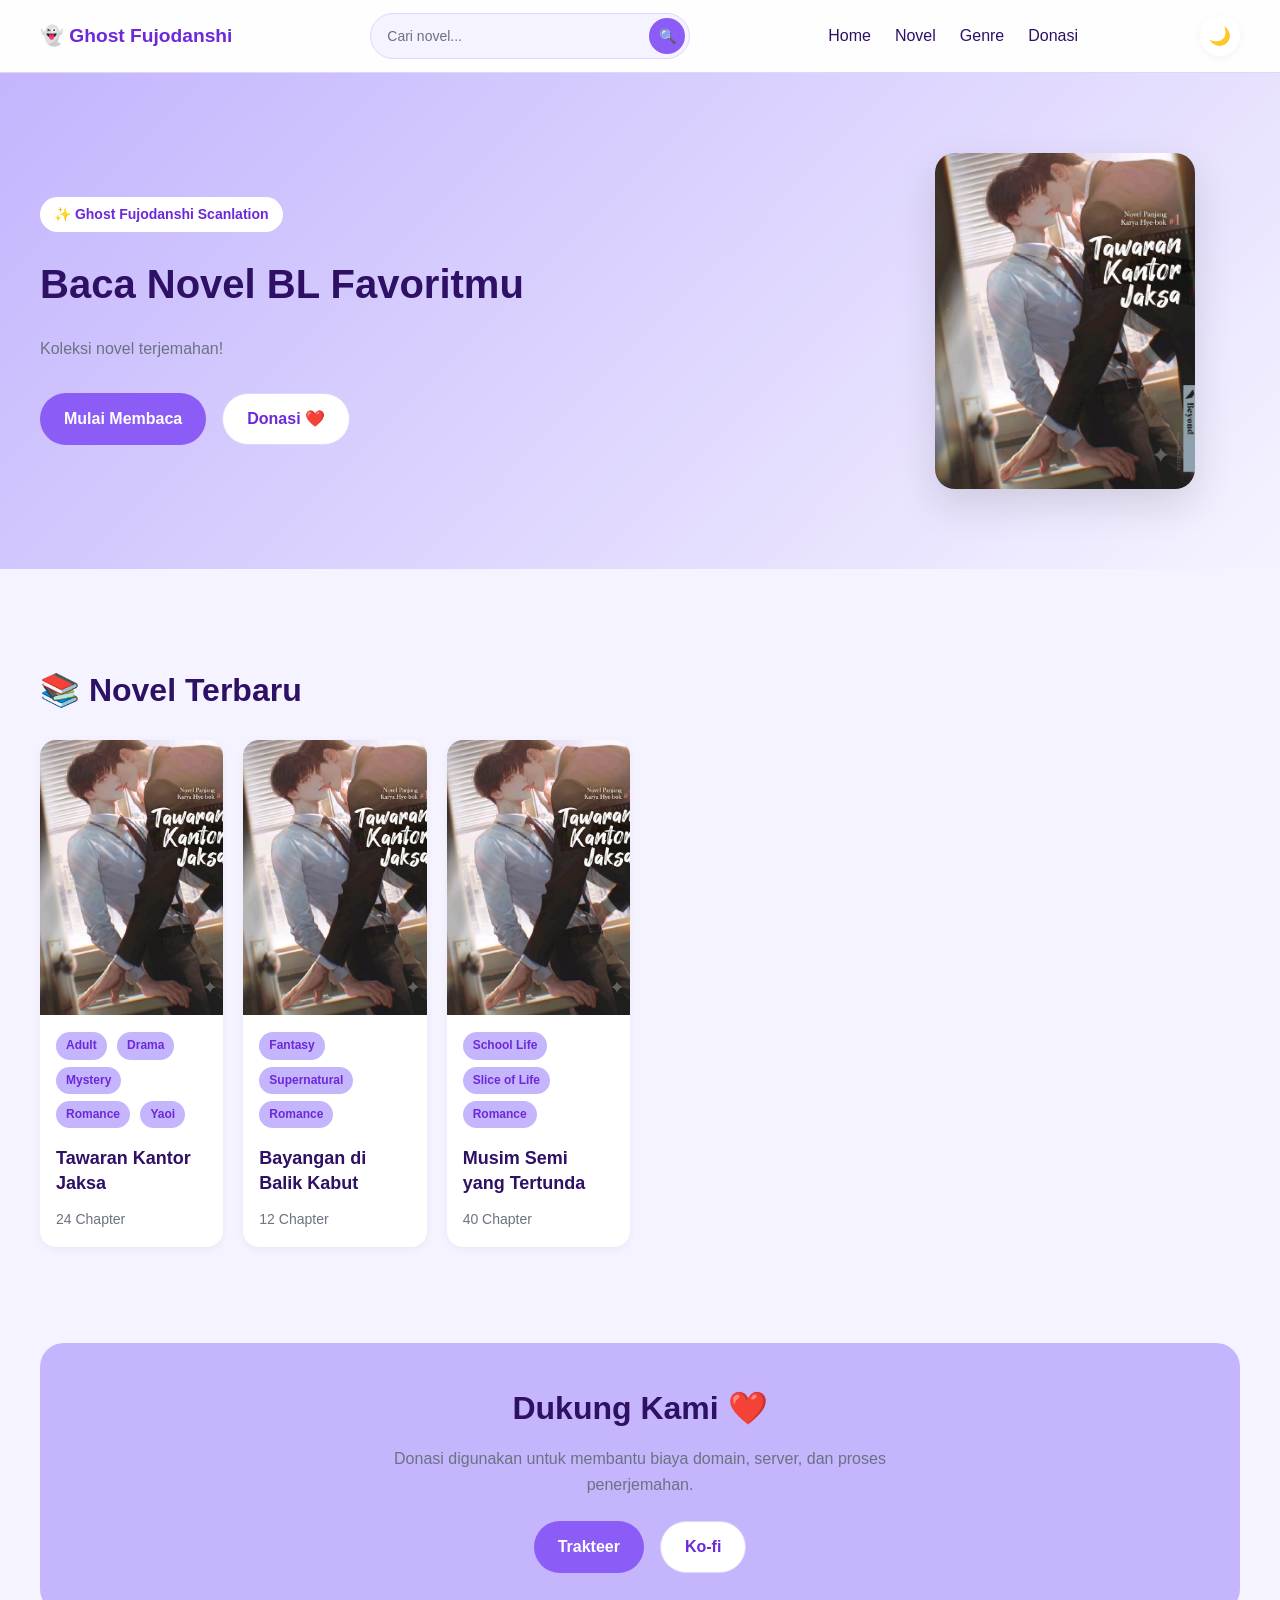
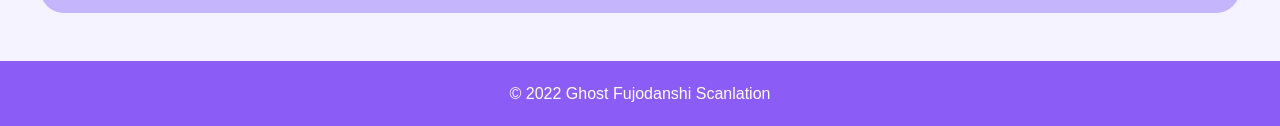
<file: index.html>
<!DOCTYPE html>
<html lang="id">

<head>

<meta charset="UTF-8">
<meta name="viewport" content="width=device-width, initial-scale=1.0">

<script src="assets/js/theme-init.js"></script>

<title>Ghost Fujodanshi Scanlation - Baca Novel BL Terjemahan Indonesia</title>
<meta name="description" content="Baca novel BL (Boys Love) terjemahan bahasa Indonesia gratis di Ghost Fujodanshi Scanlation. Update terbaru, genre lengkap, nyaman dibaca.">
<link rel="canonical" href="https://ghostfujodanshi.github.io/archive/">

<!-- Favicon -->
<link rel="icon" type="image/x-icon" href="favicon.ico">
<link rel="icon" type="image/png" sizes="32x32" href="assets/icons/favicon-32x32.png">
<link rel="icon" type="image/png" sizes="16x16" href="assets/icons/favicon-16x16.png">
<link rel="apple-touch-icon" href="assets/icons/apple-touch-icon.png">

<!-- Open Graph (preview saat link dishare) -->
<meta property="og:type" content="website">
<meta property="og:site_name" content="Ghost Fujodanshi Scanlation">
<meta property="og:title" content="Ghost Fujodanshi Scanlation - Baca Novel BL Terjemahan Indonesia">
<meta property="og:description" content="Baca novel BL (Boys Love) terjemahan bahasa Indonesia gratis. Update terbaru, genre lengkap, nyaman dibaca.">
<meta property="og:image" content="https://ghostfujodanshi.github.io/archive/assets/images/og-image.jpg">
<meta property="og:url" content="https://ghostfujodanshi.github.io/archive/">

<!-- Twitter Card -->
<meta name="twitter:card" content="summary_large_image">
<meta name="twitter:title" content="Ghost Fujodanshi Scanlation - Baca Novel BL Terjemahan Indonesia">
<meta name="twitter:description" content="Baca novel BL (Boys Love) terjemahan bahasa Indonesia gratis. Update terbaru, genre lengkap, nyaman dibaca.">
<meta name="twitter:image" content="https://ghostfujodanshi.github.io/archive/assets/images/og-image.jpg">

<link rel="stylesheet" href="assets/css/style.css">

</head>


<body>


<div id="header"></div>


<main>

    <div id="hero"></div>

    <div id="latest"></div>

    <div id="donation"></div>

</main>


<div id="footer"></div>



<script type="module" src="assets/js/pages/home.js"></script>


</body>

</html>
</file>
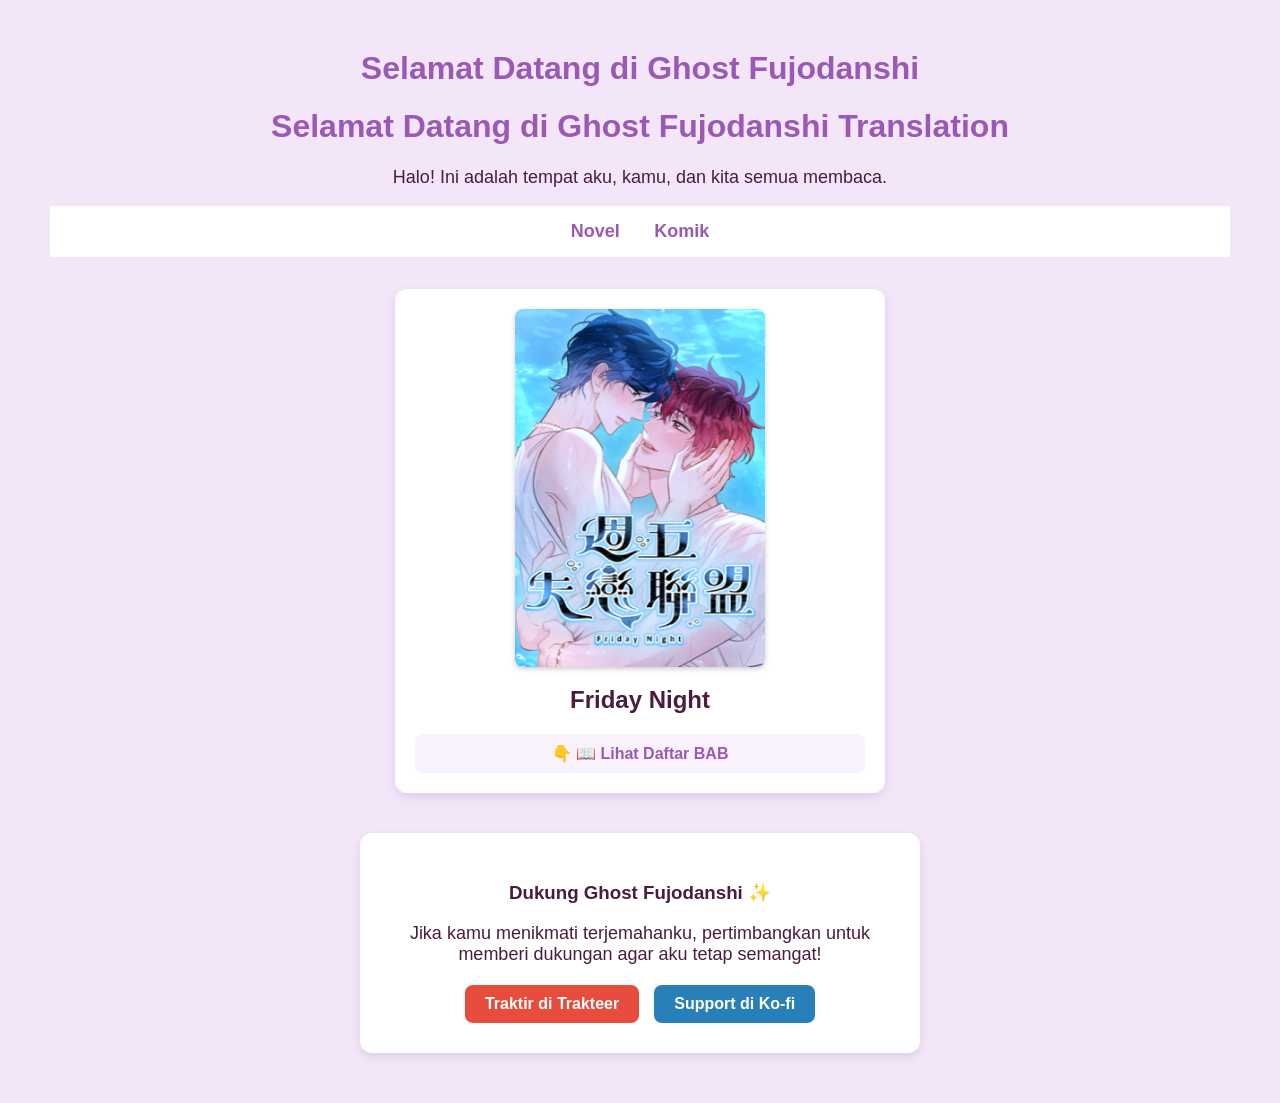
<file: komik.html>
<!DOCTYPE html>
<html>
<head>
    <title>Ghost Fujodanshi Web</title>
    <style>
        /* Gaya untuk Menu Navigasi */
.navbar {
    background-color: #ffffff;
    padding: 15px;
    text-align: center;
    border-bottom: 2px solid #f3e6f9;
    margin-bottom: 20px;
}

.navbar a {
    margin: 0 15px;
    text-decoration: none;
    color: #9b59b6;
    font-weight: bold;
    font-size: 18px;
}

.navbar a:hover {
    color: #4a1c40;
    text-decoration: underline;
}

        /* INI ADALAH BAGIAN CSS KITA */
        body {
            background-color: #f3e6f9;
            color: #4a1c40;
            font-family: 'Segoe UI', Tahoma, Geneva, Verdana, sans-serif;
            margin: 50px;
            text-align: center;
        }

        h1 {
            color: #9b59b6;
        }

        p {
            font-size: 18px;
        }

        .kotak-novel {
            background-color: white;
            border-radius: 12px;
            padding: 20px;
            margin: 30px auto;
            max-width: 450px;
            box-shadow: 0 4px 10px rgba(155, 89, 182, 0.2);
        }

        /* INI KODE BARU UNTUK MENGATUR GAMBAR KOVER */
        .kover-novel {
            width: 100%; /* Membuat gambar menyesuaikan lebar kotak */
            max-width: 250px; /* Lebar maksimal gambar agar tidak terlalu raksasa */
            border-radius: 8px; /* Sudut gambar sedikit membulat */
            margin-bottom: 15px; /* Memberi jarak antara gambar dan judul */
            box-shadow: 0 2px 5px rgba(0,0,0,0.2);
        }

        .kotak-novel h2 {
            color: #4a1c40;
            margin-top: 0;
        }

        .tombol-baca {
            display: inline-block;
            background-color: #9b59b6;
            color: white;
            padding: 10px 25px;
            text-decoration: none;
            border-radius: 8px;
            font-weight: bold;
            margin-top: 15px;
        }

        .tombol-baca:hover {
            background-color: #8e44ad;
        }

        /* Gaya khusus untuk teks sinopsis */
.sinopsis {
    color: #666;             /* Warna abu-abu agar tidak terlalu mencolok */
    font-style: italic;      /* Tulisan miring agar terlihat seperti kutipan */
    font-size: 14px;         /* Ukuran font sedikit lebih kecil dari judul */
    margin: 10px 0;          /* Jarak atas dan bawah */
    line-height: 1.4;        /* Jarak antar baris */
}

/* Gaya untuk tombol buka/tutup */
.tombol-lipat {
    color: #9b59b6;          /* Warna ungu khas web kamu */
    font-weight: bold;       /* Tulisan ditebalkan */
    cursor: pointer;         /* Mengubah kursor panah menjadi gambar tangan saat disentuh */
    margin-top: 10px;
    padding: 10px;
    background-color: #f9f2fc; /* Memberi latar ungu sangat pudar seperti tombol */
    border-radius: 8px;      /* Ujungnya membulat */
    list-style-type: '👇 ';    /* Mengubah ikon panah bawaan menjadi emoji (opsional) */
}

/* Mengubah warna saat tombol disentuh mouse (hover) */
.tombol-lipat:hover {
    background-color: #e6cff2;
    color: #4a1c40;
}

/* Mengubah ikon saat tombol dalam keadaan TERBUKA */
details[open] summary {
    list-style-type: '👆 '; 
    margin-bottom: 15px;     /* Memberi jarak dengan teks di bawahnya saat terbuka */
}

/* Gaya untuk kotak dukungan */
.dukungan {
    background-color: white;
    padding: 30px;
    margin: 40px auto;
    max-width: 500px;
    border-radius: 12px;
    box-shadow: 0 4px 10px rgba(0,0,0,0.1);
    text-align: center;
}

.tombol-donasi {
    display: flex;
    justify-content: center;
    gap: 15px; /* Jarak antar tombol */
    margin-top: 20px;
}

/* Tombol Trakteer (Warna Merah Khas) */
.btn-trakteer {
    background-color: #e74c3c;
    color: white;
    padding: 10px 20px;
    text-decoration: none;
    border-radius: 8px;
    font-weight: bold;
}

/* Tombol Ko-fi (Warna Biru Khas) */
.btn-kofi {
    background-color: #2980b9;
    color: white;
    padding: 10px 20px;
    text-decoration: none;
    border-radius: 8px;
    font-weight: bold;
}

/* Efek saat mouse diarahkan ke tombol */
.btn-trakteer:hover, .btn-kofi:hover {
    opacity: 0.8;
    transform: scale(1.05);
}
    </style>
</head>
<body>
    
    <h1>Selamat Datang di Ghost Fujodanshi</h1>
    <!-- ... sisanya tetap sama ... -->
    <!-- INI ADALAH BAGIAN ISI WEBSITE -->
    <h1>Selamat Datang di Ghost Fujodanshi Translation</h1>
    <p>Halo! Ini adalah tempat aku, kamu, dan kita semua membaca.</p>

<body>
    <!-- Tambahkan Navigasi ini -->
    <nav class="navbar">
        <a href="index.html">Novel</a>
        <a href="komik.html">Komik</a>
    </nav>

    <div class="kotak-novel">
        <!-- INI KODE BARU UNTUK MENAMPILKAN GAMBAR -->
        <!-- Sementara aku pakai gambar contoh (placeholder) dari internet -->
        <img src="cover komik friday night.png" alt="Kover Novel" class="kover-novel">

        <h2>Friday Night</h2>

    <!-- BAGIAN 2: DAFTAR BAB -->
    <details>
        <summary class="tombol-lipat">📖 Lihat Daftar BAB</summary>
        <ul style="text-align: left; line-height: 1.8; margin-top: 10px;">
            <li><a href="fridaynight-ch1.html">BAB 1</a></li>
        </ul>
    </details>

    </div>

    <!-- Bagian Dukungan -->
<div class="dukungan">
    <h3>Dukung Ghost Fujodanshi ✨</h3>
    <p>Jika kamu menikmati terjemahanku, pertimbangkan untuk memberi dukungan agar aku tetap semangat!</p>
    
    <div class="tombol-donasi">
        <!-- Ganti tanda # dengan link asli Trakteer/Ko-fi kamu -->
        <a href="https://trakteer.id/ghostfujodanshi" target="_blank" class="btn-trakteer">Traktir di Trakteer</a>
        <a href="https://ko-fi.com/ghostfujodanshi" target="_blank" class="btn-kofi">Support di Ko-fi</a>
    </div>
</div>

</body>
</html>
</file>
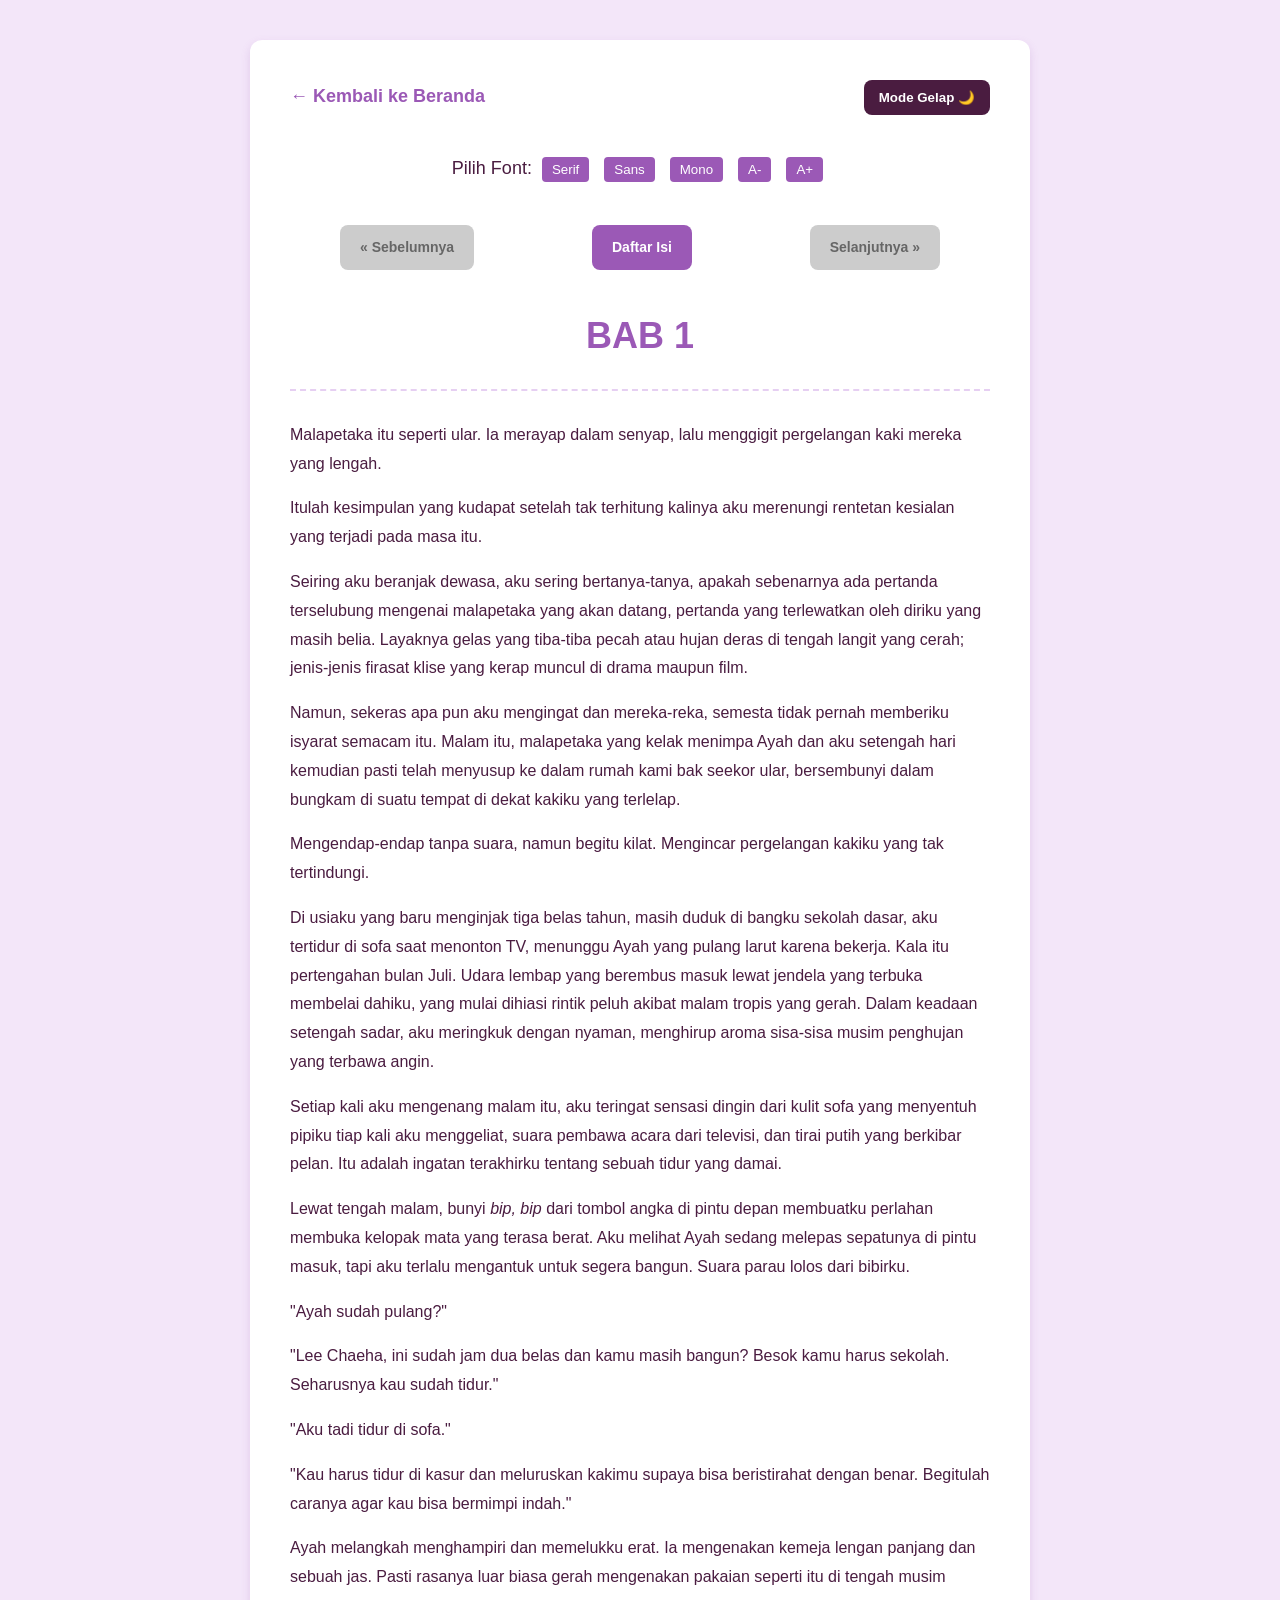
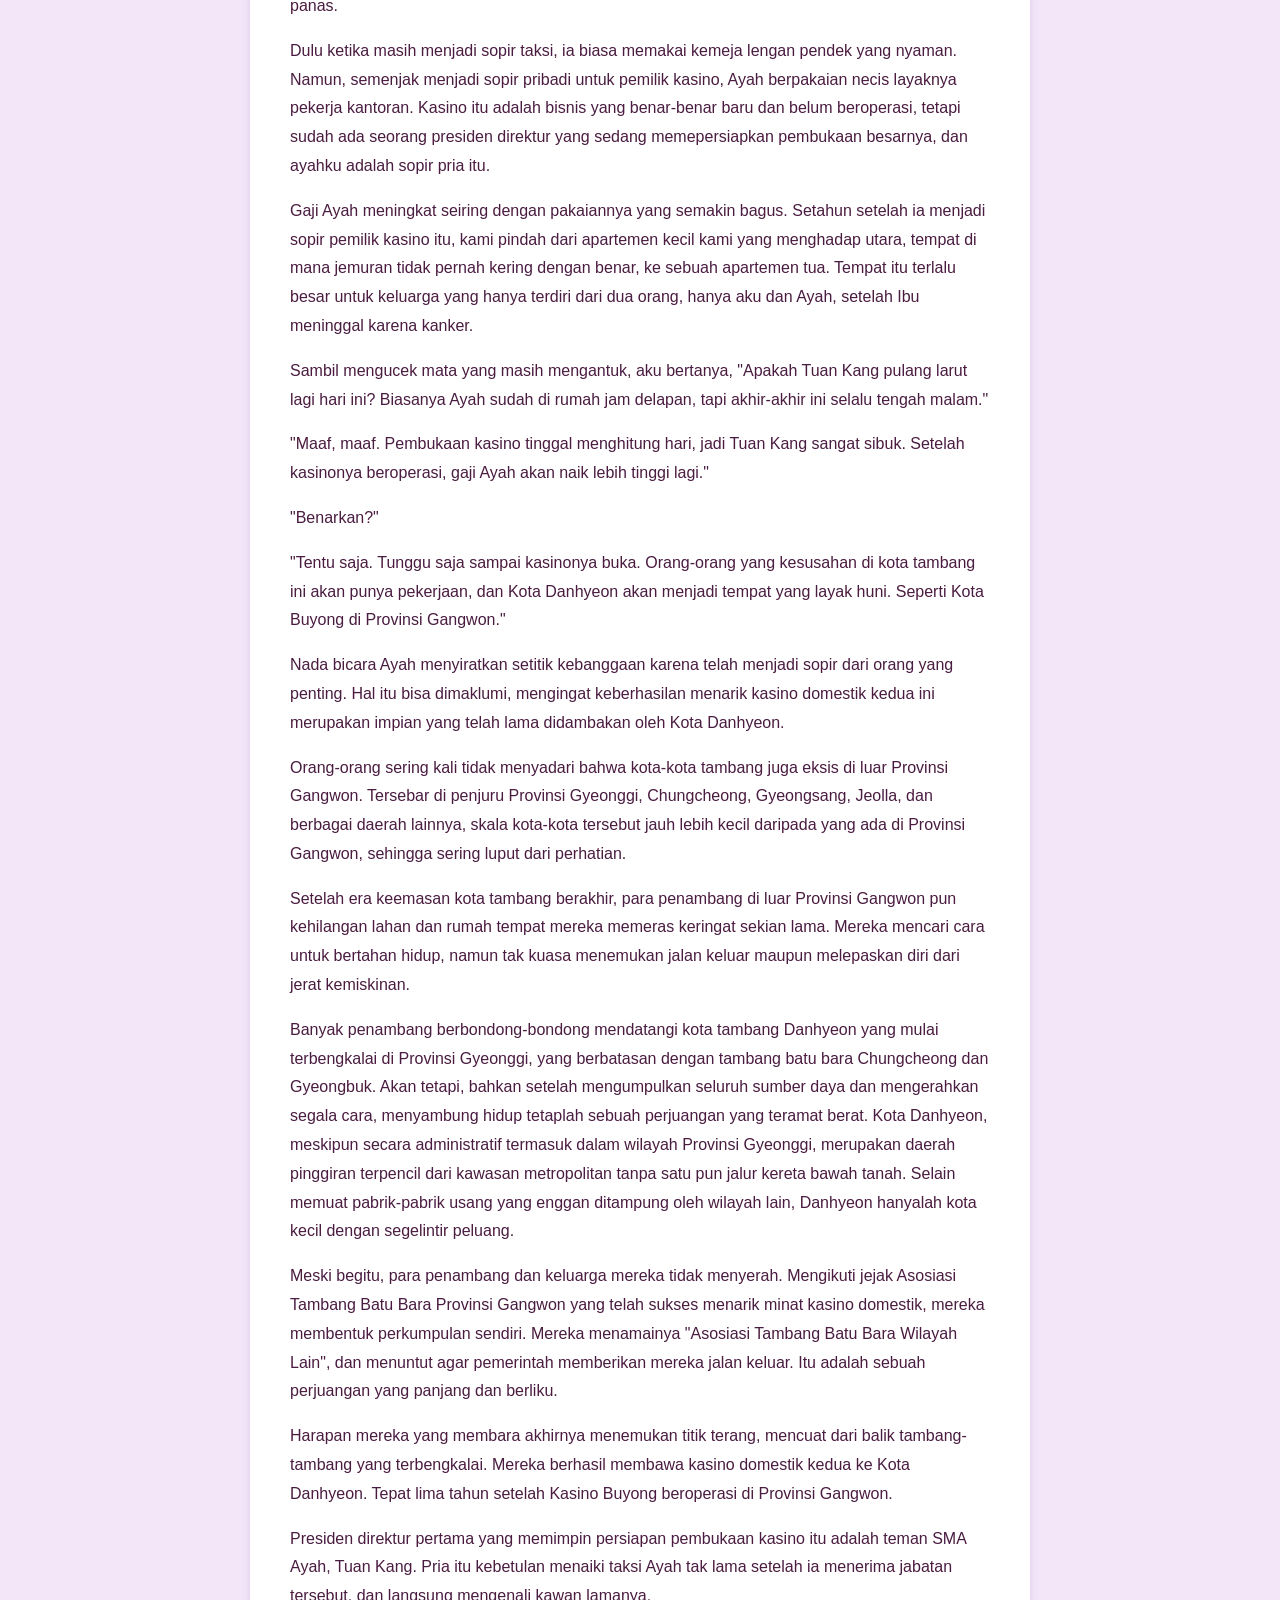
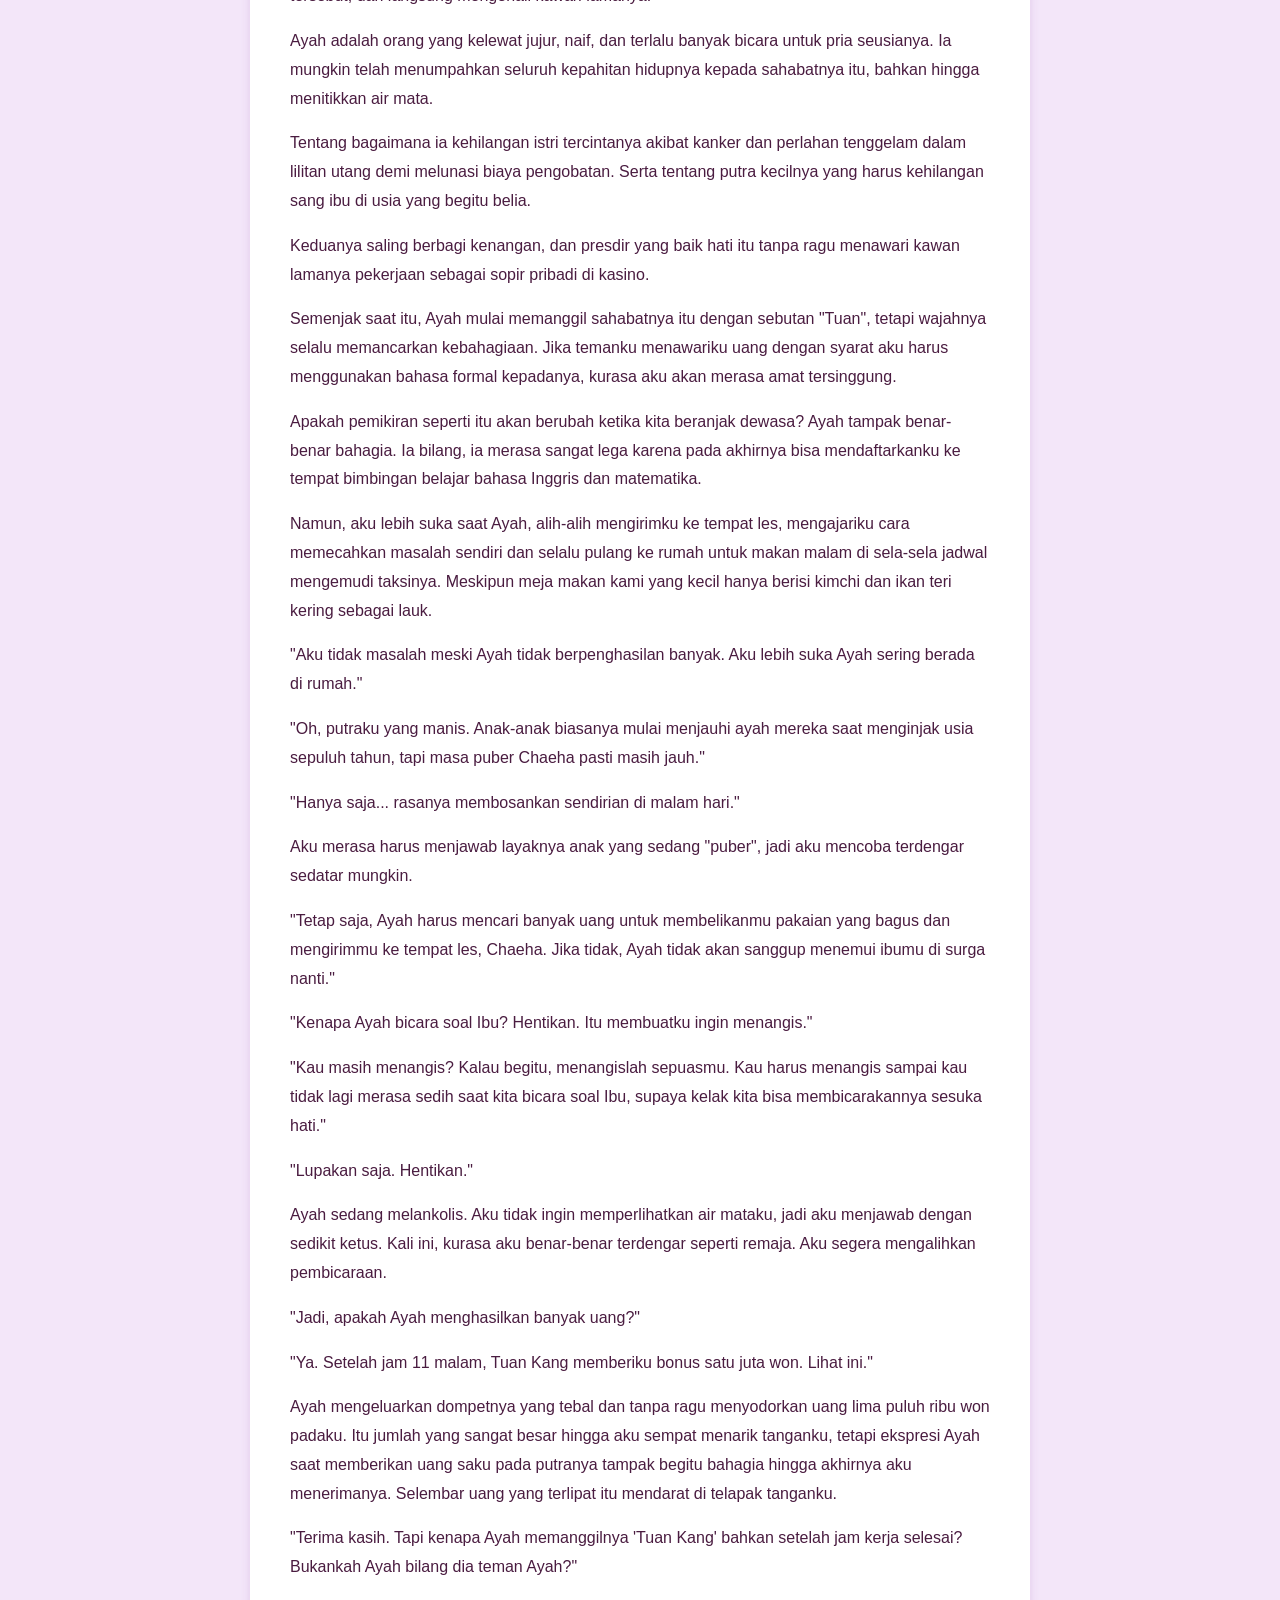
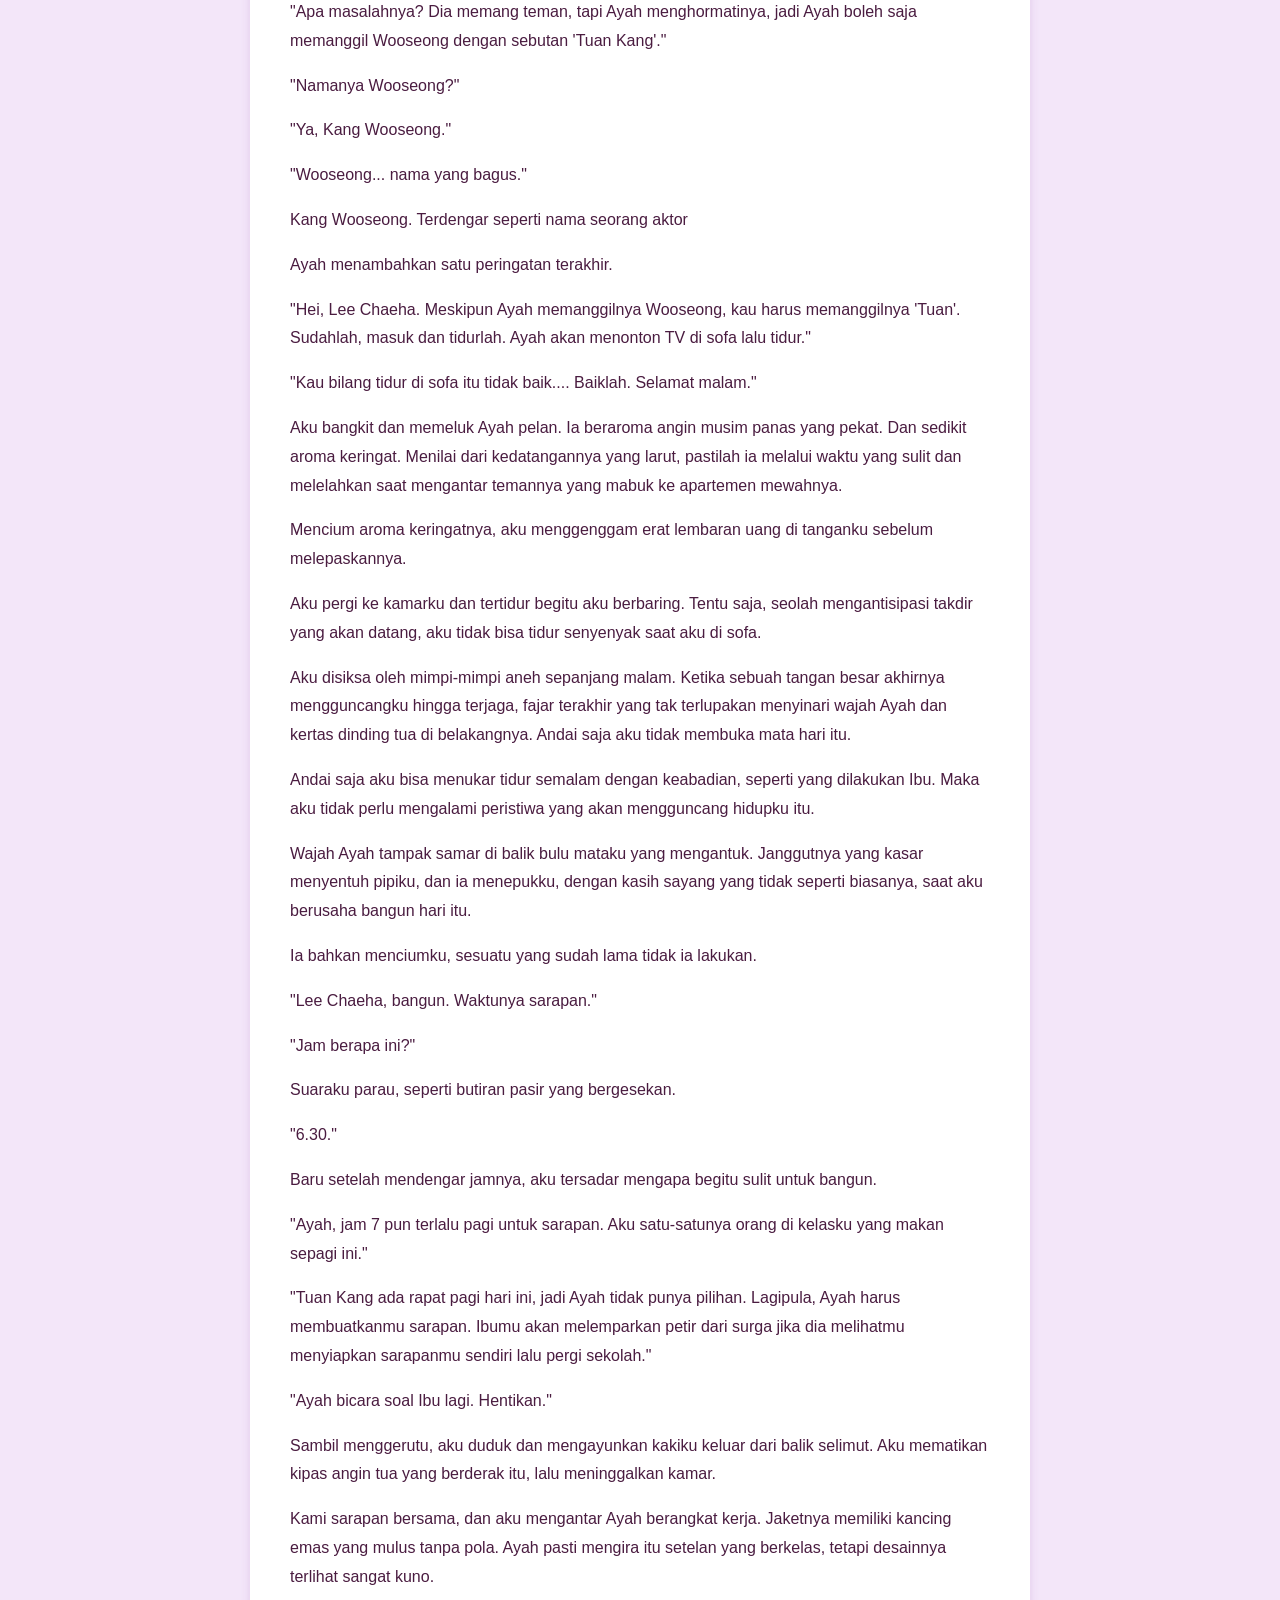
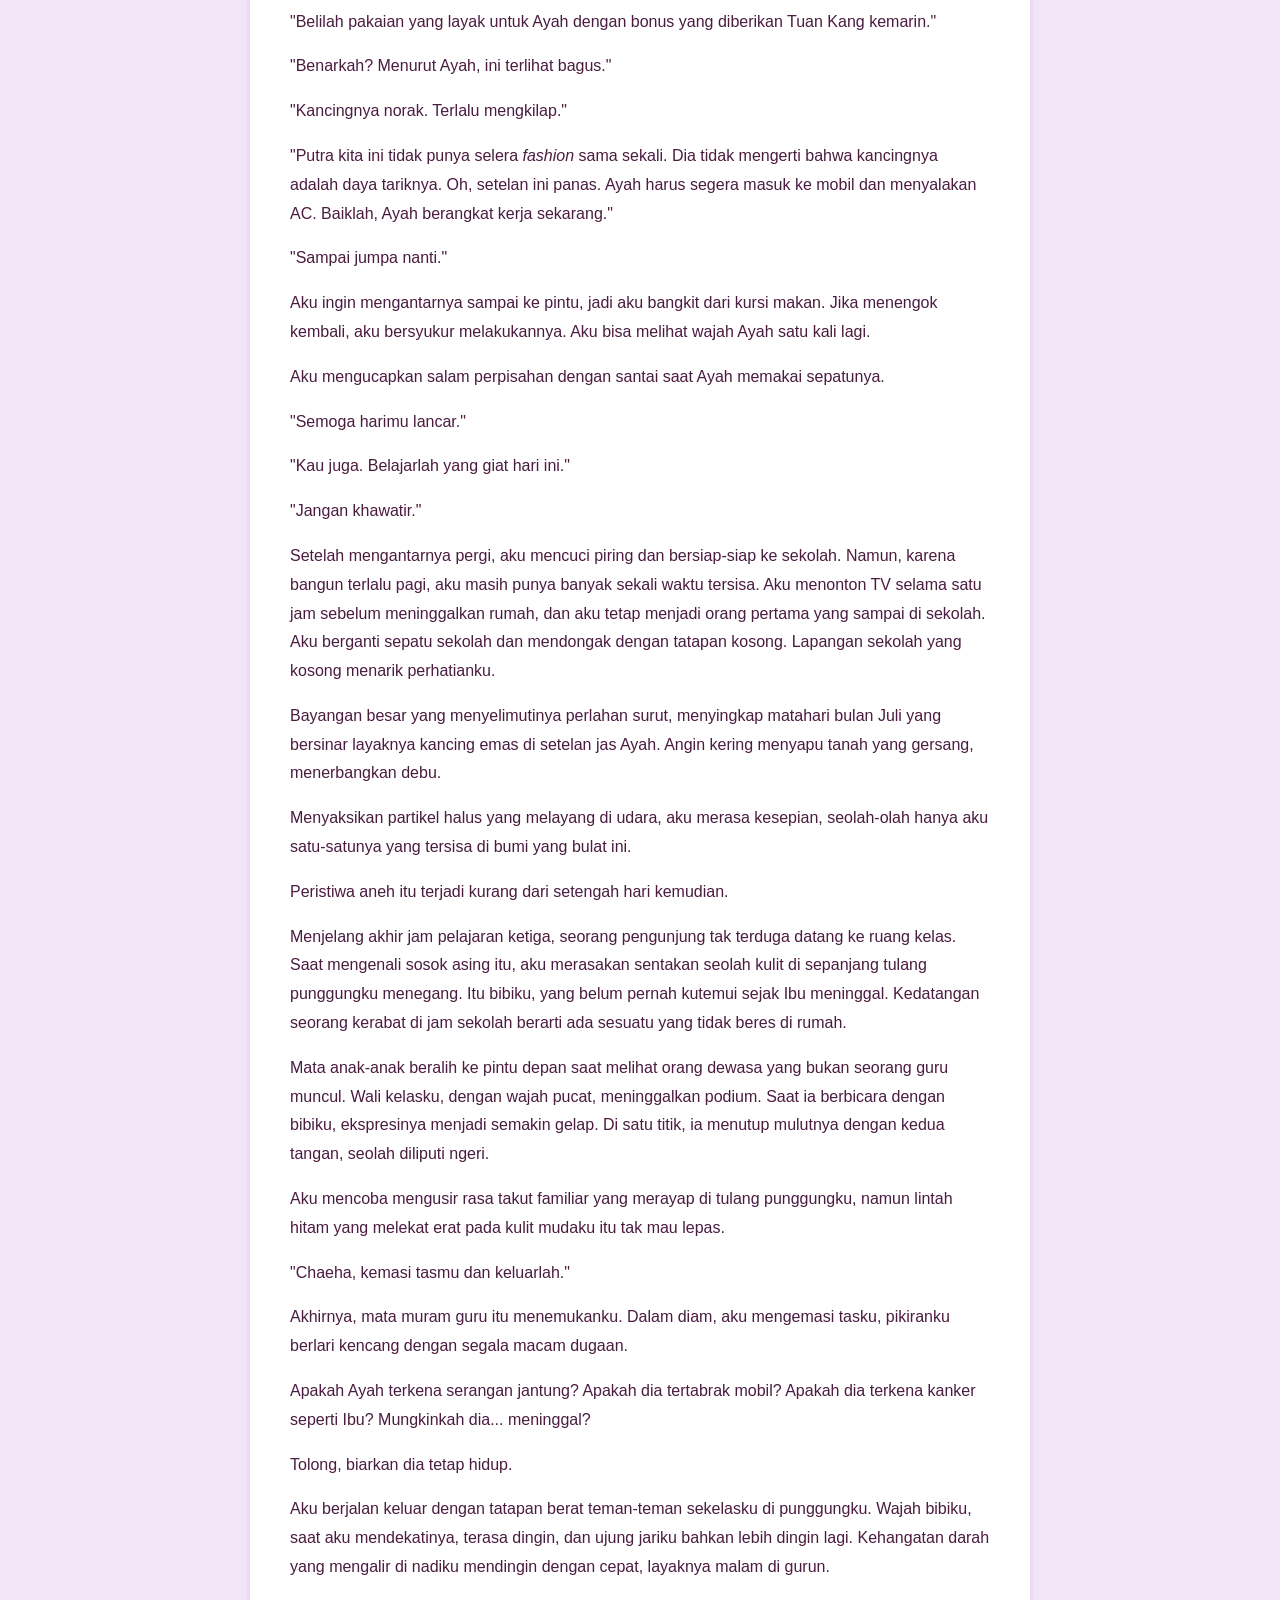
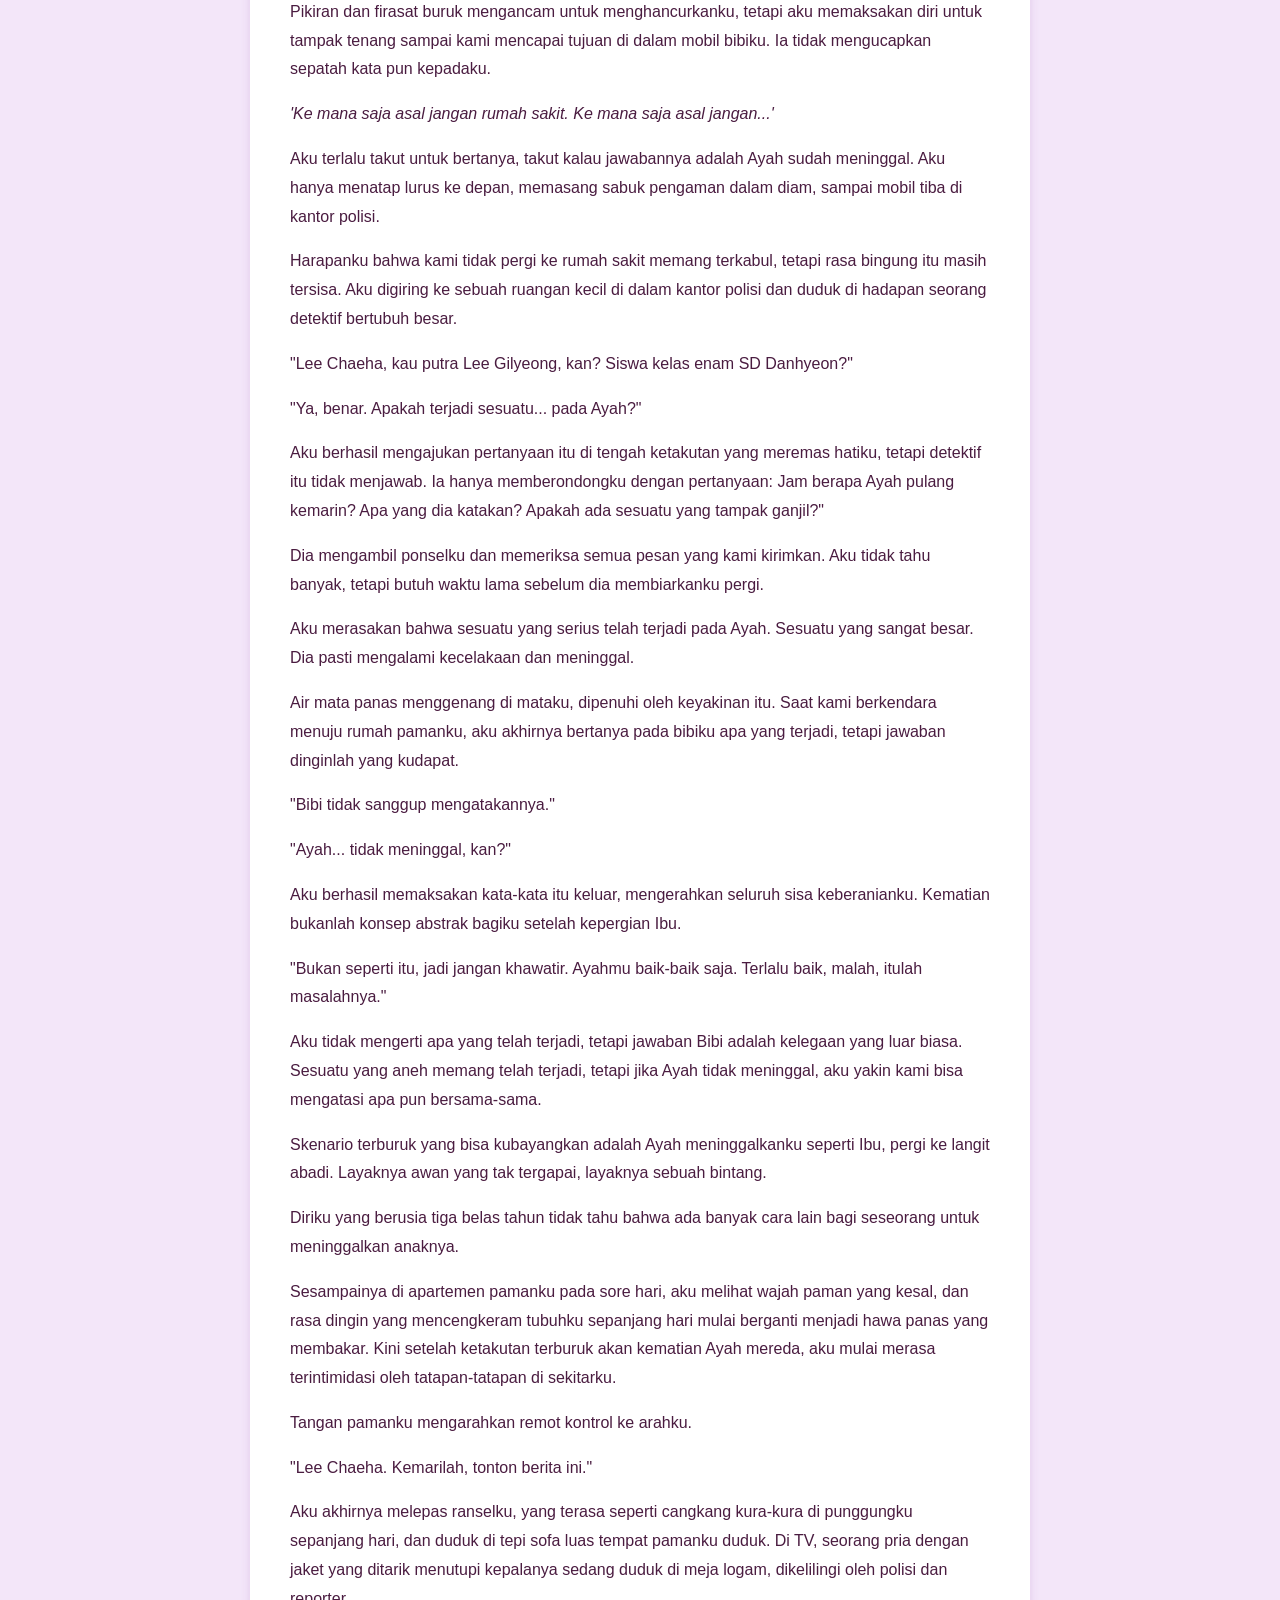
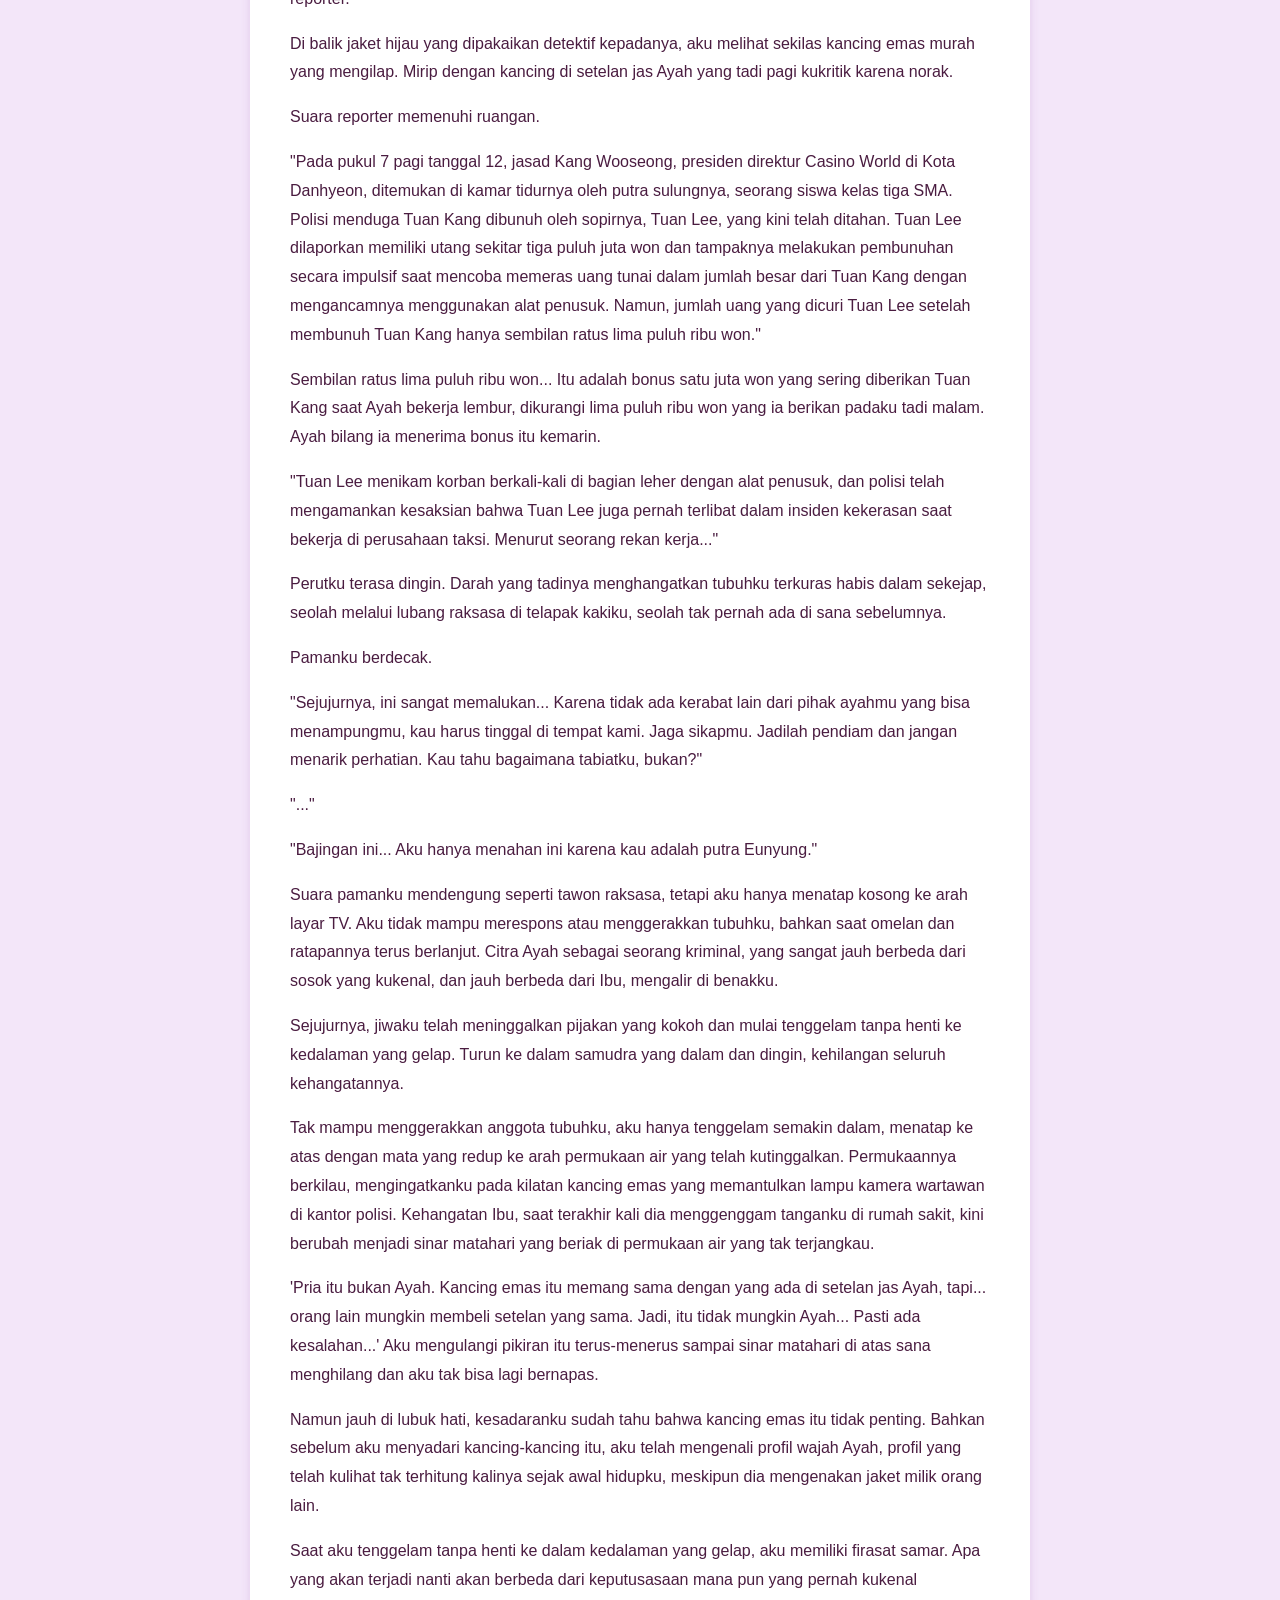
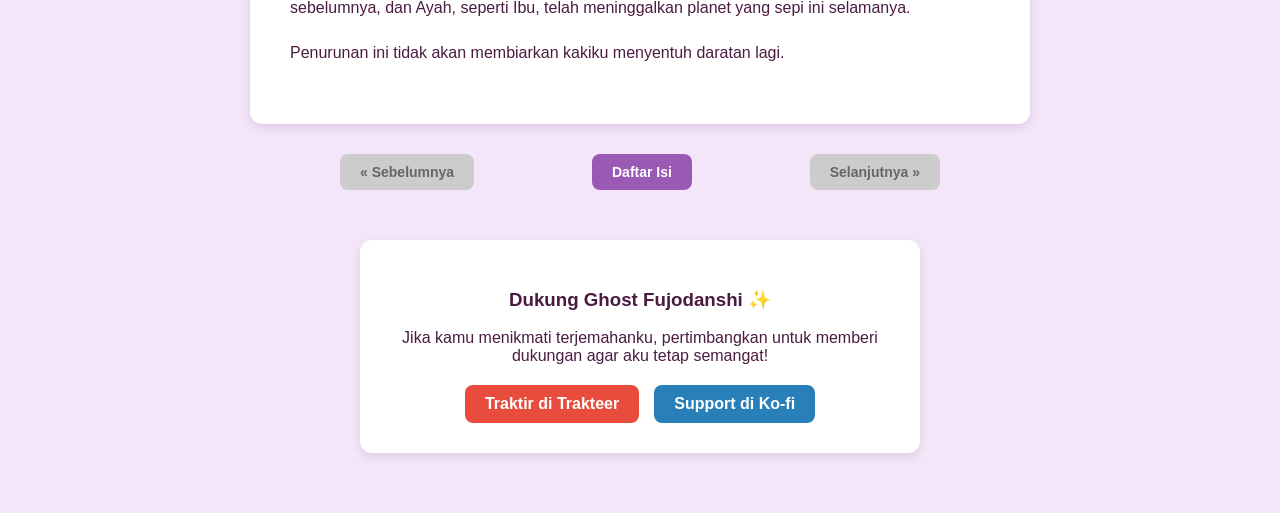
<file: tpopbab1.html>
<!DOCTYPE html>
<html>
<head>
    <title>BAB 1 - Ghost Fujodanshi</title>
    <style>
        /* 1. CSS DASAR (Tampilan Terang / Default) */
        body {
            background-color: #f3e6f9;
            color: #4a1c40;
            font-family: 'Segoe UI', Tahoma, Geneva, Verdana, sans-serif;
            margin: 0;
            padding: 20px;
            transition: background-color 0.4s, color 0.4s; /* Memberikan efek perubahan warna yang halus/mengalun */
        }

        .wadah-baca {
            background-color: white;
            max-width: 700px;
            margin: 20px auto;
            padding: 40px;
            border-radius: 12px;
            box-shadow: 0 4px 10px rgba(155, 89, 182, 0.2);
            line-height: 1.8;
            font-size: 18px;
            transition: background-color 0.4s;
        }

        h1 {
            text-align: center;
            color: #9b59b6;
            border-bottom: 2px dashed #e6cff2;
            padding-bottom: 20px;
            margin-bottom: 30px;
        }

        .tombol-kembali {
            display: inline-block;
            color: #9b59b6;
            text-decoration: none;
            font-weight: bold;
            margin-bottom: 20px;
        }
        
        .tombol-kembali:hover {
            color: #8e44ad;
            text-decoration: underline;
        }

        /* 2. DESAIN TOMBOL SAKELAR */
        .tombol-mode {
            background-color: #4a1c40;
            color: white;
            border: none;
            padding: 10px 15px;
            border-radius: 8px;
            cursor: pointer;
            font-weight: bold;
            float: right; /* Menggeser posisi tombol ke kanan atas */
            transition: 0.3s;
        }

        .tombol-mode:hover {
            background-color: #2c1026;
            transform: scale(1.05); /* Efek membesar sedikit saat disentuh mouse */
        }

        /* 3. TAMPILAN SAAT MODE GELAP AKTIF */
        .mode-gelap {
            background-color: #121212; /* Warna latar sangat gelap */
            color: #e0e0e0;
        }

        .mode-gelap .wadah-baca {
            background-color: #242424; /* Kotak baca menjadi abu-abu gelap */
            box-shadow: 0 4px 10px rgba(0, 0, 0, 0.5);
            color: #e0e0e0; /* Warna teks tulisan menjadi putih pucat */
        }

        .mode-gelap h1 {
            color: #d7a1eb; /* Warna ungu dibuat lebih menyala agar terbaca */
            border-bottom: 2px dashed #5a3a69;
        }

        .mode-gelap .tombol-kembali {
            color: #d7a1eb;
        }

        /* Gaya untuk kotak dukungan */
.dukungan {
    background-color: white;
    padding: 30px;
    margin: 40px auto;
    max-width: 500px;
    border-radius: 12px;
    box-shadow: 0 4px 10px rgba(0,0,0,0.1);
    text-align: center;
}

.tombol-donasi {
    display: flex;
    justify-content: center;
    gap: 15px; /* Jarak antar tombol */
    margin-top: 20px;
}

/* Tombol Trakteer (Warna Merah Khas) */
.btn-trakteer {
    background-color: #e74c3c;
    color: white;
    padding: 10px 20px;
    text-decoration: none;
    border-radius: 8px;
    font-weight: bold;
}

/* Tombol Ko-fi (Warna Biru Khas) */
.btn-kofi {
    background-color: #2980b9;
    color: white;
    padding: 10px 20px;
    text-decoration: none;
    border-radius: 8px;
    font-weight: bold;
}

/* Efek saat mouse diarahkan ke tombol */
.btn-trakteer:hover, .btn-kofi:hover {
    opacity: 0.8;
    transform: scale(1.05);
}

/* Container Navigasi */
.nav-chapter {
    display: flex;
    justify-content: space-between;
    align-items: center;
    margin: 20px auto;
    max-width: 600px;
    padding: 10px;
}

/* Gaya Tombol */
.btn-nav {
    background-color: #9b59b6;
    color: white;
    padding: 10px 20px;
    text-decoration: none;
    border-radius: 8px;
    font-weight: bold;
    font-size: 14px;
}

/* Efek saat tombol tidak aktif (misal Chapter 1 tidak punya Prev) */
.btn-disabled {
    background-color: #ccc;
    color: #666;
    cursor: not-allowed;
    pointer-events: none;
}

.btn-nav:hover { background-color: #4a1c40; }

.font-switcher {
    text-align: center;
    margin: 10px;
    padding: 10px;
    background: transparent;
    border-radius: 8px;
}

.font-switcher button {
    margin: 0 5px;
    padding: 5px 10px;
    cursor: pointer;
    background: #9b59b6;
    color: white;
    border: none;
    border-radius: 4px;
}

.font-switcher button:hover {
    background: #4a1c40;
}

:root {
    --main-font-size: 16px; /* Nilai awal */
}

/* Wajib ada bagian ini agar body dan p "mendengar" variabelnya */
body, p {
    font-size: var(--main-font-size) !important;
}
    </style>
</head>
<body>

    <div class="wadah-baca">
        
        <!-- Ini adalah Tombol Sakelarnya -->
        <button onclick="ubahMode()" id="tombol-mode" class="tombol-mode">Mode Gelap 🌙</button>

        <!-- Tombol Panah Kembali -->
        <a href="index.html" class="tombol-kembali">← Kembali ke Beranda</a>

<div class="font-switcher">
    <span>Pilih Font:</span>
    <button onclick="changeFont('serif')">Serif</button>
    <button onclick="changeFont('sans-serif')">Sans</button>
    <button onclick="changeFont('monospace')">Mono</button>
    <!-- Tombol Ukuran -->
    <button onclick="changeFontSize(-2)">A-</button>
    <button onclick="changeFontSize(2)">A+</button>
</div>        

<!-- Navigasi Chapter -->
<div class="nav-chapter">
    <!-- Tombol Sebelumnya -->
    <a href="#" class="btn-nav btn-disabled">« Sebelumnya</a>

    <!-- Tombol ke Daftar Isi -->
    <a href="index.html" class="btn-nav">Daftar Isi</a>

    <!-- Tombol Selanjutnya -->
    <a href="#" class="btn-nav btn-disabled">Selanjutnya »</a>
</div>

        <h1>BAB 1</h1>
        
        <!-- Teks Cerita -->
        <p>Malapetaka itu seperti ular. Ia merayap dalam senyap, lalu menggigit pergelangan kaki mereka yang lengah.</p>
        
        <p>Itulah kesimpulan yang kudapat setelah tak terhitung kalinya aku merenungi rentetan kesialan yang terjadi pada masa itu.</p>
        
        <p>Seiring aku beranjak dewasa, aku sering bertanya-tanya, apakah sebenarnya ada pertanda terselubung mengenai malapetaka yang akan datang, pertanda yang terlewatkan oleh diriku yang masih belia. Layaknya gelas yang tiba-tiba pecah atau hujan deras di tengah langit yang cerah; jenis-jenis firasat klise yang kerap muncul di drama maupun film.</p>

        <p>Namun, sekeras apa pun aku mengingat dan mereka-reka, semesta tidak pernah memberiku isyarat semacam itu. Malam itu, malapetaka yang kelak menimpa Ayah dan aku setengah hari kemudian pasti telah menyusup ke dalam rumah kami bak seekor ular, bersembunyi dalam bungkam di suatu tempat di dekat kakiku yang terlelap.</p>
        
        <p>Mengendap-endap tanpa suara, namun begitu kilat. Mengincar pergelangan kakiku yang tak tertindungi.</p>

        <p>Di usiaku yang baru menginjak tiga belas tahun, masih duduk di bangku sekolah dasar, aku tertidur di sofa saat menonton TV, menunggu Ayah yang pulang larut karena bekerja. Kala itu pertengahan bulan Juli. Udara lembap yang berembus masuk lewat jendela yang terbuka membelai dahiku, yang mulai dihiasi rintik peluh akibat malam tropis yang gerah. Dalam keadaan setengah sadar, aku meringkuk dengan nyaman, menghirup aroma sisa-sisa musim penghujan yang terbawa angin.</p>
        
        <p>Setiap kali aku mengenang malam itu, aku teringat sensasi dingin dari kulit sofa yang menyentuh pipiku tiap kali aku menggeliat, suara pembawa acara dari televisi, dan tirai putih yang berkibar pelan. Itu adalah ingatan terakhirku tentang sebuah tidur yang damai.</p>

        <p>Lewat tengah malam, bunyi <i>bip, bip</i> dari tombol angka di pintu depan membuatku perlahan membuka kelopak mata yang terasa berat. Aku melihat Ayah sedang melepas sepatunya di pintu masuk, tapi aku terlalu mengantuk untuk segera bangun. Suara parau lolos dari bibirku.</p>

        <p>"Ayah sudah pulang?"</p>

        <p>"Lee Chaeha, ini sudah jam dua belas dan kamu masih bangun? Besok kamu harus sekolah. Seharusnya kau sudah tidur."</p>

        <p>"Aku tadi tidur di sofa."</p>

        <p>"Kau harus tidur di kasur dan meluruskan kakimu supaya bisa beristirahat dengan benar. Begitulah caranya agar kau bisa bermimpi indah."</p>

        <p>Ayah melangkah menghampiri dan memelukku erat. Ia mengenakan kemeja lengan panjang dan sebuah jas. Pasti rasanya luar biasa gerah mengenakan pakaian seperti itu di tengah musim panas.</p>

        <p>Dulu ketika masih menjadi sopir taksi, ia biasa memakai kemeja lengan pendek yang nyaman. Namun, semenjak menjadi sopir pribadi untuk pemilik kasino, Ayah berpakaian necis layaknya pekerja kantoran. Kasino itu adalah bisnis yang benar-benar baru dan belum beroperasi, tetapi sudah ada seorang presiden direktur yang sedang memepersiapkan pembukaan besarnya, dan ayahku adalah sopir pria itu.</p>

        <p>Gaji Ayah meningkat seiring dengan pakaiannya yang semakin bagus. Setahun setelah ia menjadi sopir pemilik kasino itu, kami pindah dari apartemen kecil kami yang menghadap utara, tempat di mana jemuran tidak pernah kering dengan benar, ke sebuah apartemen tua. Tempat itu terlalu besar untuk keluarga yang hanya terdiri dari dua orang, hanya aku dan Ayah, setelah Ibu meninggal karena kanker.</p>

        <p>Sambil mengucek mata yang masih mengantuk, aku bertanya, "Apakah Tuan Kang pulang larut lagi hari ini? Biasanya Ayah sudah di rumah jam delapan, tapi akhir-akhir ini selalu tengah malam."</p>

        <p>"Maaf, maaf. Pembukaan kasino tinggal menghitung hari, jadi Tuan Kang sangat sibuk. Setelah kasinonya beroperasi, gaji Ayah akan naik lebih tinggi lagi."</p>

        <p>"Benarkan?"</p>

        <p>"Tentu saja. Tunggu saja sampai kasinonya buka. Orang-orang yang kesusahan di kota tambang ini akan punya pekerjaan, dan Kota Danhyeon akan menjadi tempat yang layak huni. Seperti Kota Buyong di Provinsi Gangwon."</p>

        <p>Nada bicara Ayah menyiratkan setitik kebanggaan karena telah menjadi sopir dari orang yang penting. Hal itu bisa dimaklumi, mengingat keberhasilan menarik kasino domestik kedua ini merupakan impian yang telah lama didambakan oleh Kota Danhyeon.</p>

        <p> Orang-orang sering kali tidak menyadari bahwa kota-kota tambang juga eksis di luar Provinsi Gangwon. Tersebar di penjuru Provinsi Gyeonggi, Chungcheong, Gyeongsang, Jeolla, dan berbagai daerah lainnya, skala kota-kota tersebut jauh lebih kecil daripada yang ada di Provinsi Gangwon, sehingga sering luput dari perhatian.</p>

        <p>Setelah era keemasan kota tambang berakhir, para penambang di luar Provinsi Gangwon pun kehilangan lahan dan rumah tempat mereka memeras keringat sekian lama. Mereka mencari cara untuk bertahan hidup, namun tak kuasa menemukan jalan keluar maupun melepaskan diri dari jerat kemiskinan.</p>

        <p>Banyak penambang berbondong-bondong mendatangi kota tambang Danhyeon yang mulai terbengkalai di Provinsi Gyeonggi, yang berbatasan dengan tambang batu bara Chungcheong dan Gyeongbuk. Akan tetapi, bahkan setelah mengumpulkan seluruh sumber daya dan mengerahkan segala cara, menyambung hidup tetaplah sebuah perjuangan yang teramat berat. Kota Danhyeon, meskipun secara administratif termasuk dalam wilayah Provinsi Gyeonggi, merupakan daerah pinggiran terpencil dari kawasan metropolitan tanpa satu pun jalur kereta bawah tanah. Selain memuat pabrik-pabrik usang yang enggan ditampung oleh wilayah lain, Danhyeon hanyalah kota kecil dengan segelintir peluang.</p>

        <p>Meski begitu, para penambang dan keluarga mereka tidak menyerah. Mengikuti jejak Asosiasi Tambang Batu Bara Provinsi Gangwon yang telah sukses menarik minat kasino domestik, mereka membentuk perkumpulan sendiri. Mereka menamainya "Asosiasi Tambang Batu Bara Wilayah Lain", dan menuntut agar pemerintah memberikan mereka jalan keluar. Itu adalah sebuah perjuangan yang panjang dan berliku.</p>

        <p>Harapan mereka yang membara akhirnya menemukan titik terang, mencuat dari balik tambang-tambang yang terbengkalai. Mereka berhasil membawa kasino domestik kedua ke Kota Danhyeon. Tepat lima tahun setelah Kasino Buyong beroperasi di Provinsi Gangwon.</p>

        <p>Presiden direktur pertama yang memimpin persiapan pembukaan kasino itu adalah teman SMA Ayah, Tuan Kang. Pria itu kebetulan menaiki taksi Ayah tak lama setelah ia menerima jabatan tersebut, dan langsung mengenali kawan lamanya.</p>

        <p>Ayah adalah orang yang kelewat jujur, naif, dan terlalu banyak bicara untuk pria seusianya. Ia mungkin telah menumpahkan seluruh kepahitan hidupnya kepada sahabatnya itu, bahkan hingga menitikkan air mata.</p>

        <p>Tentang bagaimana ia kehilangan istri tercintanya akibat kanker dan perlahan tenggelam dalam lilitan utang demi melunasi biaya pengobatan. Serta tentang putra kecilnya yang harus kehilangan sang ibu di usia yang begitu belia.</p>

        <p>Keduanya saling berbagi kenangan, dan presdir yang baik hati itu tanpa ragu menawari kawan lamanya pekerjaan sebagai sopir pribadi di kasino.</p>

        <p>Semenjak saat itu, Ayah mulai memanggil sahabatnya itu dengan sebutan "Tuan", tetapi wajahnya selalu memancarkan kebahagiaan. Jika temanku menawariku uang dengan syarat aku harus menggunakan bahasa formal kepadanya, kurasa aku akan merasa amat tersinggung.</p>

        <p>Apakah pemikiran seperti itu akan berubah ketika kita beranjak dewasa? Ayah tampak benar-benar bahagia. Ia bilang, ia merasa sangat lega karena pada akhirnya bisa mendaftarkanku ke tempat bimbingan belajar bahasa Inggris dan matematika.</p>

        <p>Namun, aku lebih suka saat Ayah, alih-alih mengirimku ke tempat les, mengajariku cara memecahkan masalah sendiri dan selalu pulang ke rumah untuk makan malam di sela-sela jadwal mengemudi taksinya. Meskipun meja makan kami yang kecil hanya berisi kimchi dan ikan teri kering sebagai lauk.</p>

        <p>"Aku tidak masalah meski Ayah tidak berpenghasilan banyak. Aku lebih suka Ayah sering berada di rumah."</p>

        <p>"Oh, putraku yang manis. Anak-anak biasanya mulai menjauhi ayah mereka saat menginjak usia sepuluh tahun, tapi masa puber Chaeha pasti masih jauh."</p>

        <p>"Hanya saja... rasanya membosankan sendirian di malam hari."</p>

        <p>Aku merasa harus menjawab layaknya anak yang sedang "puber", jadi aku mencoba terdengar sedatar mungkin.</p>

        <p>"Tetap saja, Ayah harus mencari banyak uang untuk membelikanmu pakaian yang bagus dan mengirimmu ke tempat les, Chaeha. Jika tidak, Ayah tidak akan sanggup menemui ibumu di surga nanti."</p>

        <p>"Kenapa Ayah bicara soal Ibu? Hentikan. Itu membuatku ingin menangis."</p>

        <p>"Kau masih menangis? Kalau begitu, menangislah sepuasmu. Kau harus menangis sampai kau tidak lagi merasa sedih saat kita bicara soal Ibu, supaya kelak kita bisa membicarakannya sesuka hati."</p>

        <p>"Lupakan saja. Hentikan."</p>

        <p>Ayah sedang melankolis. Aku tidak ingin memperlihatkan air mataku, jadi aku menjawab dengan sedikit ketus. Kali ini, kurasa aku benar-benar terdengar seperti remaja. Aku segera mengalihkan pembicaraan.</p>

        <p>"Jadi, apakah Ayah menghasilkan banyak uang?"</p>

        <p>"Ya. Setelah jam 11 malam, Tuan Kang memberiku bonus satu juta won. Lihat ini."</p>

        <p>Ayah mengeluarkan dompetnya yang tebal dan tanpa ragu menyodorkan uang lima puluh ribu won padaku. Itu jumlah yang sangat besar hingga aku sempat menarik tanganku, tetapi ekspresi Ayah saat memberikan uang saku pada putranya tampak begitu bahagia hingga akhirnya aku menerimanya. Selembar uang yang terlipat itu mendarat di telapak tanganku.</p>

        <p>"Terima kasih. Tapi kenapa Ayah memanggilnya 'Tuan Kang' bahkan setelah jam kerja selesai? Bukankah Ayah bilang dia teman Ayah?"</p>

        <p>"Apa masalahnya? Dia memang teman, tapi Ayah menghormatinya, jadi Ayah boleh saja memanggil Wooseong dengan sebutan 'Tuan Kang'."</p>

        <p>"Namanya Wooseong?"</p>

        <p>"Ya, Kang Wooseong."</p>

        <p>"Wooseong... nama yang bagus."</p>

        <p>Kang Wooseong. Terdengar seperti nama seorang aktor</p>

        <p>Ayah menambahkan satu peringatan terakhir.</p>

        <p>"Hei, Lee Chaeha. Meskipun Ayah memanggilnya Wooseong, kau harus memanggilnya 'Tuan'. Sudahlah, masuk dan tidurlah. Ayah akan menonton TV di sofa lalu tidur."</p>

        <p>"Kau bilang tidur di sofa itu tidak baik.... Baiklah. Selamat malam."</p>

        <p>Aku bangkit dan memeluk Ayah pelan. Ia beraroma angin musim panas yang pekat. Dan sedikit aroma keringat. Menilai dari kedatangannya yang larut, pastilah ia melalui waktu yang sulit dan melelahkan saat mengantar temannya yang mabuk ke apartemen mewahnya.</p>

        <p>Mencium aroma keringatnya, aku menggenggam erat lembaran uang di tanganku sebelum melepaskannya.</p>

        <p>Aku pergi ke kamarku dan tertidur begitu aku berbaring. Tentu saja, seolah mengantisipasi takdir yang akan datang, aku tidak bisa tidur senyenyak saat aku di sofa.</p>

        <p>Aku disiksa oleh mimpi-mimpi aneh sepanjang malam. Ketika sebuah tangan besar akhirnya mengguncangku hingga terjaga, fajar terakhir yang tak terlupakan menyinari wajah Ayah dan kertas dinding tua di belakangnya. Andai saja aku tidak membuka mata hari itu.</p>

        <p>Andai saja aku bisa menukar tidur semalam dengan keabadian, seperti yang dilakukan Ibu. Maka aku tidak perlu mengalami peristiwa yang akan mengguncang hidupku itu.</p>

        <p>Wajah Ayah tampak samar di balik bulu mataku yang mengantuk. Janggutnya yang kasar menyentuh pipiku, dan ia menepukku, dengan kasih sayang yang tidak seperti biasanya, saat aku berusaha bangun hari itu.</p>

        <p>Ia bahkan menciumku, sesuatu yang sudah lama tidak ia lakukan.</p>

        <p>"Lee Chaeha, bangun. Waktunya sarapan."</p>

        <p>"Jam berapa ini?"</p>

        <p>Suaraku parau, seperti butiran pasir yang bergesekan.</p>

        <p>"6.30."</p>

        <p>Baru setelah mendengar jamnya, aku tersadar mengapa begitu sulit untuk bangun.</p>

        <p>"Ayah, jam 7 pun terlalu pagi untuk sarapan. Aku satu-satunya orang di kelasku yang makan sepagi ini."</p>

        <p>"Tuan Kang ada rapat pagi hari ini, jadi Ayah tidak punya pilihan. Lagipula, Ayah harus membuatkanmu sarapan. Ibumu akan melemparkan petir dari surga jika dia melihatmu menyiapkan sarapanmu sendiri lalu pergi sekolah."</p>

        <p>"Ayah bicara soal Ibu lagi. Hentikan."</p>

        <p>Sambil menggerutu, aku duduk dan mengayunkan kakiku keluar dari balik selimut. Aku mematikan kipas angin tua yang berderak itu, lalu meninggalkan kamar.</p>

        <p>Kami sarapan bersama, dan aku mengantar Ayah berangkat kerja. Jaketnya memiliki kancing emas yang mulus tanpa pola. Ayah pasti mengira itu setelan yang berkelas, tetapi desainnya terlihat sangat kuno.</p>

        <p>"Belilah pakaian yang layak untuk Ayah dengan bonus yang diberikan Tuan Kang kemarin."</p>

        <p>"Benarkah? Menurut Ayah, ini terlihat bagus."</p>

        <p>"Kancingnya norak. Terlalu mengkilap."</p>

        <p>"Putra kita ini tidak punya selera <i>fashion</i> sama sekali. Dia tidak mengerti bahwa kancingnya adalah daya tariknya. Oh, setelan ini panas. Ayah harus segera masuk ke mobil dan menyalakan AC. Baiklah, Ayah berangkat kerja sekarang."</p>

        <p>"Sampai jumpa nanti."</p>

        <p>Aku ingin mengantarnya sampai ke pintu, jadi aku bangkit dari kursi makan. Jika menengok kembali, aku bersyukur melakukannya. Aku bisa melihat wajah Ayah satu kali lagi.</p>

        <p>Aku mengucapkan salam perpisahan dengan santai saat Ayah memakai sepatunya.</p>

        <p>"Semoga harimu lancar."</p>

        <p>"Kau juga. Belajarlah yang giat hari ini."</p.>

        <p>"Jangan khawatir."</p>

        <p>Setelah mengantarnya pergi, aku mencuci piring dan bersiap-siap ke sekolah. Namun, karena bangun terlalu pagi, aku masih punya banyak sekali waktu tersisa. Aku menonton TV selama satu jam sebelum meninggalkan rumah, dan aku tetap menjadi orang pertama yang sampai di sekolah. Aku berganti sepatu sekolah dan mendongak dengan tatapan kosong. Lapangan sekolah yang kosong menarik perhatianku.</p>

        <p>Bayangan besar yang menyelimutinya perlahan surut, menyingkap matahari bulan Juli yang bersinar layaknya kancing emas di setelan jas Ayah. Angin kering menyapu tanah yang gersang, menerbangkan debu.</p>

        <p>Menyaksikan partikel halus yang melayang di udara, aku merasa kesepian, seolah-olah hanya aku satu-satunya yang tersisa di bumi yang bulat ini.</p>

        <p>Peristiwa aneh itu terjadi kurang dari setengah hari kemudian.</p>

        <p>Menjelang akhir jam pelajaran ketiga, seorang pengunjung tak terduga datang ke ruang kelas. Saat mengenali sosok asing itu, aku merasakan sentakan seolah kulit di sepanjang tulang punggungku menegang. Itu bibiku, yang belum pernah kutemui sejak Ibu meninggal. Kedatangan seorang kerabat di jam sekolah berarti ada sesuatu yang tidak beres di rumah.</p>

        <p>Mata anak-anak beralih ke pintu depan saat melihat orang dewasa yang bukan seorang guru muncul. Wali kelasku, dengan wajah pucat, meninggalkan podium. Saat ia berbicara dengan bibiku, ekspresinya menjadi semakin gelap. Di satu titik, ia menutup mulutnya dengan kedua tangan, seolah diliputi ngeri.</p>

        <p>Aku mencoba mengusir rasa takut familiar yang merayap di tulang punggungku, namun lintah hitam yang melekat erat pada kulit mudaku itu tak mau lepas.</p>

        <p>"Chaeha, kemasi tasmu dan keluarlah."</p>

        <p>Akhirnya, mata muram guru itu menemukanku. Dalam diam, aku mengemasi tasku, pikiranku berlari kencang dengan segala macam dugaan.</p>

        <p>Apakah Ayah terkena serangan jantung? Apakah dia tertabrak mobil? Apakah dia terkena kanker seperti Ibu? Mungkinkah dia... meninggal?</p>

        <p>Tolong, biarkan dia tetap hidup.</p>

        <p>Aku berjalan keluar dengan tatapan berat teman-teman sekelasku di punggungku. Wajah bibiku, saat aku mendekatinya, terasa dingin, dan ujung jariku bahkan lebih dingin lagi. Kehangatan darah yang mengalir di nadiku mendingin dengan cepat, layaknya malam di gurun.</p>

        <p>Pikiran dan firasat buruk mengancam untuk menghancurkanku, tetapi aku memaksakan diri untuk tampak tenang sampai kami mencapai tujuan di dalam mobil bibiku. Ia tidak mengucapkan sepatah kata pun kepadaku.</p>

        <p><i>'Ke mana saja asal jangan rumah sakit. Ke mana saja asal jangan...'</i></p>

        <p>Aku terlalu takut untuk bertanya, takut kalau jawabannya adalah Ayah sudah meninggal. Aku hanya menatap lurus ke depan, memasang sabuk pengaman dalam diam, sampai mobil tiba di kantor polisi.</p>

        <p>Harapanku bahwa kami tidak pergi ke rumah sakit memang terkabul, tetapi rasa bingung itu masih tersisa. Aku digiring ke sebuah ruangan kecil di dalam kantor polisi dan duduk di hadapan seorang detektif bertubuh besar.</p>

        <p>"Lee Chaeha, kau putra Lee Gilyeong, kan? Siswa kelas enam SD Danhyeon?"</p>

        <p>"Ya, benar. Apakah terjadi sesuatu... pada Ayah?"</p>

        <p>Aku berhasil mengajukan pertanyaan itu di tengah ketakutan yang meremas hatiku, tetapi detektif itu tidak menjawab. Ia hanya memberondongku dengan pertanyaan: Jam berapa Ayah pulang kemarin? Apa yang dia katakan? Apakah ada sesuatu yang tampak ganjil?"</p>

        <p>Dia mengambil ponselku dan memeriksa semua pesan yang kami kirimkan. Aku tidak tahu banyak, tetapi butuh waktu lama sebelum dia membiarkanku pergi.</p>

        <p>Aku merasakan bahwa sesuatu yang serius telah terjadi pada Ayah. Sesuatu yang sangat besar. Dia pasti mengalami kecelakaan dan meninggal.</p>

        <p>Air mata panas menggenang di mataku, dipenuhi oleh keyakinan itu. Saat kami berkendara menuju rumah pamanku, aku akhirnya bertanya pada bibiku apa yang terjadi, tetapi jawaban dinginlah yang kudapat.</p>

        <p>"Bibi tidak sanggup mengatakannya."</P>

        <p>"Ayah... tidak meninggal, kan?"</p>

        <p>Aku berhasil memaksakan kata-kata itu keluar, mengerahkan seluruh sisa keberanianku. Kematian bukanlah konsep abstrak bagiku setelah kepergian Ibu.</p>

        <p>"Bukan seperti itu, jadi jangan khawatir. Ayahmu baik-baik saja. Terlalu baik, malah, itulah masalahnya."</p>

        <p>Aku tidak mengerti apa yang telah terjadi, tetapi jawaban Bibi adalah kelegaan yang luar biasa. Sesuatu yang aneh memang telah terjadi, tetapi jika Ayah tidak meninggal, aku yakin kami bisa mengatasi apa pun bersama-sama.</p>

        <p>Skenario terburuk yang bisa kubayangkan adalah Ayah meninggalkanku seperti Ibu, pergi ke langit abadi. Layaknya awan yang tak tergapai, layaknya sebuah bintang.</p>

        <p>Diriku yang berusia tiga belas tahun tidak tahu bahwa ada banyak cara lain bagi seseorang untuk meninggalkan anaknya.</p>

        <p>Sesampainya di apartemen pamanku pada sore hari, aku melihat wajah paman yang kesal, dan rasa dingin yang mencengkeram tubuhku sepanjang hari mulai berganti menjadi hawa panas yang membakar. Kini setelah ketakutan terburuk akan kematian Ayah mereda, aku mulai merasa terintimidasi oleh tatapan-tatapan di sekitarku.</p>

        <p>Tangan pamanku mengarahkan remot kontrol ke arahku.</p>

        <p>"Lee Chaeha. Kemarilah, tonton berita ini."</p>

        <p>Aku akhirnya melepas ranselku, yang terasa seperti cangkang kura-kura di punggungku sepanjang hari, dan duduk di tepi sofa luas tempat pamanku duduk. Di TV, seorang pria dengan jaket yang ditarik menutupi kepalanya sedang duduk di meja logam, dikelilingi oleh polisi dan reporter.</p>

        <p>Di balik jaket hijau yang dipakaikan detektif kepadanya, aku melihat sekilas kancing emas murah yang mengilap. Mirip dengan kancing di setelan jas Ayah yang tadi pagi kukritik karena norak.</p>

        <p>Suara reporter memenuhi ruangan.</p>

        <p>"Pada pukul 7 pagi tanggal 12, jasad Kang Wooseong, presiden direktur Casino World di Kota Danhyeon, ditemukan di kamar tidurnya oleh putra sulungnya, seorang siswa kelas tiga SMA. Polisi menduga Tuan Kang dibunuh oleh sopirnya, Tuan Lee, yang kini telah ditahan. Tuan Lee dilaporkan memiliki utang sekitar tiga puluh juta won dan tampaknya melakukan pembunuhan secara impulsif saat mencoba memeras uang tunai dalam jumlah besar dari Tuan Kang dengan mengancamnya menggunakan alat penusuk. Namun, jumlah uang yang dicuri Tuan Lee setelah membunuh Tuan Kang hanya sembilan ratus lima puluh ribu won."</p>

        <p>Sembilan ratus lima puluh ribu won... Itu adalah bonus satu juta won yang sering diberikan Tuan Kang saat Ayah bekerja lembur, dikurangi lima puluh ribu won yang ia berikan padaku tadi malam. Ayah bilang ia menerima bonus itu kemarin.</p>

        <p>"Tuan Lee menikam korban berkali-kali di bagian leher dengan alat penusuk, dan polisi telah mengamankan kesaksian bahwa Tuan Lee juga pernah terlibat dalam insiden kekerasan saat bekerja di perusahaan taksi. Menurut seorang rekan kerja..."</p>

        <p>Perutku terasa dingin. Darah yang tadinya menghangatkan tubuhku terkuras habis dalam sekejap, seolah melalui lubang raksasa di telapak kakiku, seolah tak pernah ada di sana sebelumnya.</p>

        <p>Pamanku berdecak.</p>

        <p>"Sejujurnya, ini sangat memalukan... Karena tidak ada kerabat lain dari pihak ayahmu yang bisa menampungmu, kau harus tinggal di tempat kami. Jaga sikapmu. Jadilah pendiam dan jangan menarik perhatian. Kau tahu bagaimana tabiatku, bukan?"</p>

        <p>"..."</p>

        <p>"Bajingan ini... Aku hanya menahan ini karena kau adalah putra Eunyung."</p>

        <p>Suara pamanku mendengung seperti tawon raksasa, tetapi aku hanya menatap kosong ke arah layar TV. Aku tidak mampu merespons atau menggerakkan tubuhku, bahkan saat omelan dan ratapannya terus berlanjut. Citra Ayah sebagai seorang kriminal, yang sangat jauh berbeda dari sosok yang kukenal, dan jauh berbeda dari Ibu, mengalir di benakku.</p>

        <p>Sejujurnya, jiwaku telah meninggalkan pijakan yang kokoh dan mulai tenggelam tanpa henti ke kedalaman yang gelap. Turun ke dalam samudra yang dalam dan dingin, kehilangan seluruh kehangatannya.</p>

        <p>Tak mampu menggerakkan anggota tubuhku, aku hanya tenggelam semakin dalam, menatap ke atas dengan mata yang redup ke arah permukaan air yang telah kutinggalkan. Permukaannya berkilau, mengingatkanku pada kilatan kancing emas yang memantulkan lampu kamera wartawan di kantor polisi. Kehangatan Ibu, saat terakhir kali dia menggenggam tanganku di rumah sakit, kini berubah menjadi sinar matahari yang beriak di permukaan air yang tak terjangkau.</p>

        <p>'Pria itu bukan Ayah. Kancing emas itu memang sama dengan yang ada di setelan jas Ayah, tapi... orang lain mungkin membeli setelan yang sama. Jadi, itu tidak mungkin Ayah... Pasti ada kesalahan...' Aku mengulangi pikiran itu terus-menerus sampai sinar matahari di atas sana menghilang dan aku tak bisa lagi bernapas.</p>

        <p>Namun jauh di lubuk hati, kesadaranku sudah tahu bahwa kancing emas itu tidak penting. Bahkan sebelum aku menyadari kancing-kancing itu, aku telah mengenali profil wajah Ayah, profil yang telah kulihat tak terhitung kalinya sejak awal hidupku, meskipun dia mengenakan jaket milik orang lain.</p>

        <p>Saat aku tenggelam tanpa henti ke dalam kedalaman yang gelap, aku memiliki firasat samar. Apa yang akan terjadi nanti akan berbeda dari keputusasaan mana pun yang pernah kukenal sebelumnya, dan Ayah, seperti Ibu, telah meninggalkan planet yang sepi ini selamanya.</p>

        <p>Penurunan ini tidak akan membiarkan kakiku menyentuh daratan lagi.</p>
    </div>

    <!-- 4. JAVASCRIPT: LOGIKA UNTUK MENGHIDUPKAN TOMBOL -->
    <script>
        function ubahMode() {
            var body = document.body;
            // Perintah untuk mematikan/menyalakan kelas 'mode-gelap'
            body.classList.toggle("mode-gelap");
            
            var tombol = document.getElementById("tombol-mode");
            // Mengubah tulisan di tombol sesuai dengan mode yang sedang menyala
            if (body.classList.contains("mode-gelap")) {
                tombol.innerHTML = "Mode Terang ☀️";
            } else {
                tombol.innerHTML = "Mode Gelap 🌙";
            }
        }
    </script>

<!-- Navigasi Chapter -->
<div class="nav-chapter">
    <!-- Tombol Sebelumnya -->
    <a href="#" class="btn-nav btn-disabled">« Sebelumnya</a>

    <!-- Tombol ke Daftar Isi -->
    <a href="index.html" class="btn-nav">Daftar Isi</a>

    <!-- Tombol Selanjutnya -->
    <a href="#" class="btn-nav btn-disabled">Selanjutnya »</a>
</div>

<!-- Bagian Dukungan -->
<div class="dukungan">
    <h3>Dukung Ghost Fujodanshi ✨</h3>
    <p>Jika kamu menikmati terjemahanku, pertimbangkan untuk memberi dukungan agar aku tetap semangat!</p>
    
    <div class="tombol-donasi">
        <!-- Ganti tanda # dengan link asli Trakteer/Ko-fi kamu -->
        <a href="https://trakteer.id/ghostfujodanshi" target="_blank" class="btn-trakteer">Traktir di Trakteer</a>
        <a href="https://ko-fi.com/ghostfujodanshi" target="_blank" class="btn-kofi">Support di Ko-fi</a>
    </div>
</div>

<script>
    function changeFont(fontType) {
        // Mengubah font seluruh halaman
        document.body.style.fontFamily = fontType;
    }
    let currentFontSize = 16; // Ukuran font default dalam piksel
    
    function changeFontSize(amount) {
        currentFontSize += amount;
        if (currentFontSize < 12) currentFontSize = 12; // Batas minimum
        if (currentFontSize > 32) currentFontSize = 32; // Batas maksimum
        document.documentElement.style.setProperty('--main-font-size', currentFontSize + "px");
    }
</script>
</body>
</html>
</file>
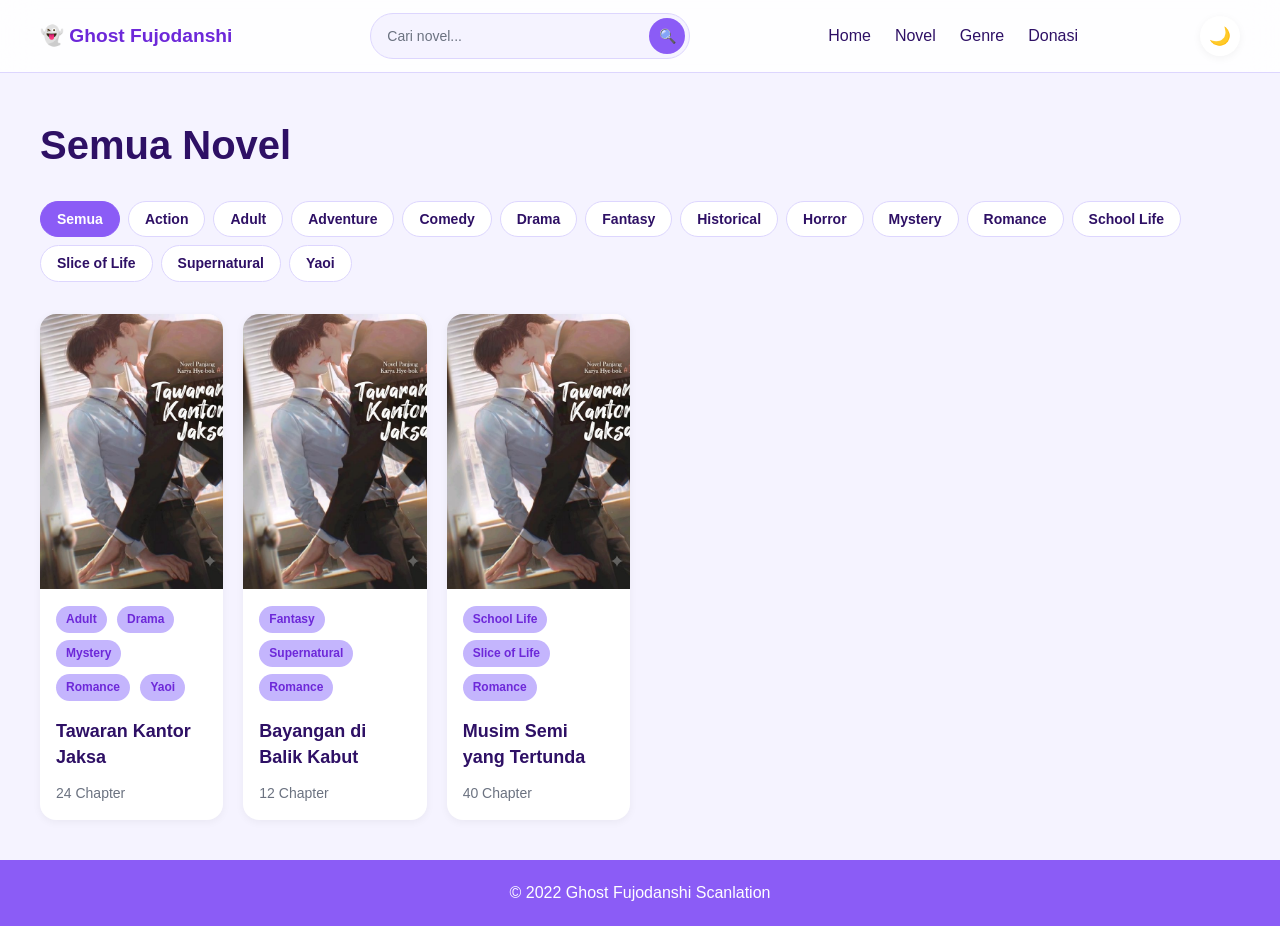
<file: pages/novels.html>
<!DOCTYPE html>
<html lang="id">

<head>

<meta charset="UTF-8">
<meta name="viewport" content="width=device-width, initial-scale=1.0">

<script src="../assets/js/theme-init.js"></script>

<title id="page-title">Semua Novel - Ghost Fujodanshi Scanlation</title>
<meta name="description" content="Jelajahi semua koleksi novel BL terjemahan bahasa Indonesia di Ghost Fujodanshi Scanlation, bisa difilter berdasarkan genre.">

<link rel="icon" type="image/x-icon" href="../favicon.ico">
<link rel="icon" type="image/png" sizes="32x32" href="../assets/icons/favicon-32x32.png">
<link rel="icon" type="image/png" sizes="16x16" href="../assets/icons/favicon-16x16.png">
<link rel="apple-touch-icon" href="../assets/icons/apple-touch-icon.png">

<link rel="stylesheet" href="../assets/css/style.css">

</head>

<body>

<div id="header"></div>

<main class="container">

    <h1 class="page-heading">Semua Novel</h1>

    <div class="genre-filter" id="genre-filter"></div>

    <div class="novel-grid" id="novel-list-all"></div>

</main>

<div id="footer"></div>

<script type="module" src="../assets/js/pages/novels.js"></script>

</body>
</html>
</file>
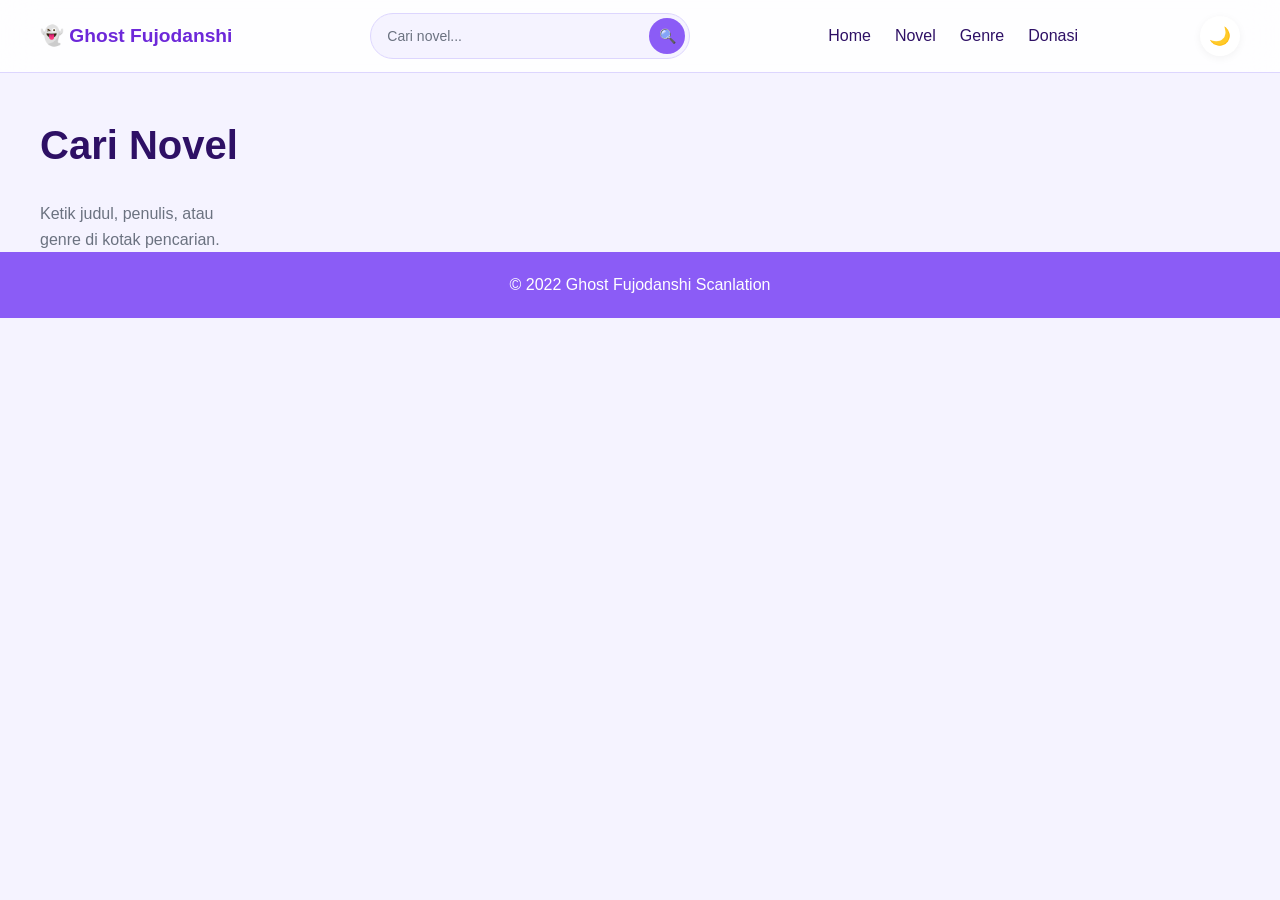
<file: pages/search.html>
<!DOCTYPE html>
<html lang="id">

<head>

<meta charset="UTF-8">
<meta name="viewport" content="width=device-width, initial-scale=1.0">

<script src="../assets/js/theme-init.js"></script>

<title id="page-title">Cari Novel - Ghost Fujodanshi Scanlation</title>
<meta name="description" content="Cari novel BL terjemahan bahasa Indonesia berdasarkan judul, penulis, atau genre.">
<meta name="robots" content="noindex">

<link rel="icon" type="image/x-icon" href="../favicon.ico">
<link rel="icon" type="image/png" sizes="32x32" href="../assets/icons/favicon-32x32.png">
<link rel="icon" type="image/png" sizes="16x16" href="../assets/icons/favicon-16x16.png">
<link rel="apple-touch-icon" href="../assets/icons/apple-touch-icon.png">

<link rel="stylesheet" href="../assets/css/style.css">

</head>

<body>

<div id="header"></div>

<main class="container">

    <h1 class="page-heading" id="search-heading">Cari Novel</h1>

    <div class="novel-grid" id="search-results"></div>

</main>

<div id="footer"></div>

<script type="module" src="../assets/js/pages/search.js"></script>

</body>
</html>
</file>
<file: assets/css/style.css>
/* ===========================
   BASE
=========================== */

@import url("./base/reset.css");
@import url("./base/variables.css");
@import url("./base/typography.css");
@import url("./base/base.css");


/* ===========================
   LAYOUT
=========================== */

@import url("./layout/container.css");
@import url("./layout/header.css");
@import url("./layout/hero.css");
@import url("./layout/footer.css");
@import url("./layout/donation.css");


/* ===========================
   COMPONENTS
=========================== */

@import url("./components/button.css");
@import url("./components/card.css");
@import url("./components/badge.css");
@import url("./components/search.css");


/* ===========================
   PAGES
=========================== */

@import url("./pages/home.css");
@import url("./pages/novel.css");
@import url("./pages/chapter.css");
@import url("./pages/novels.css");
</file>
